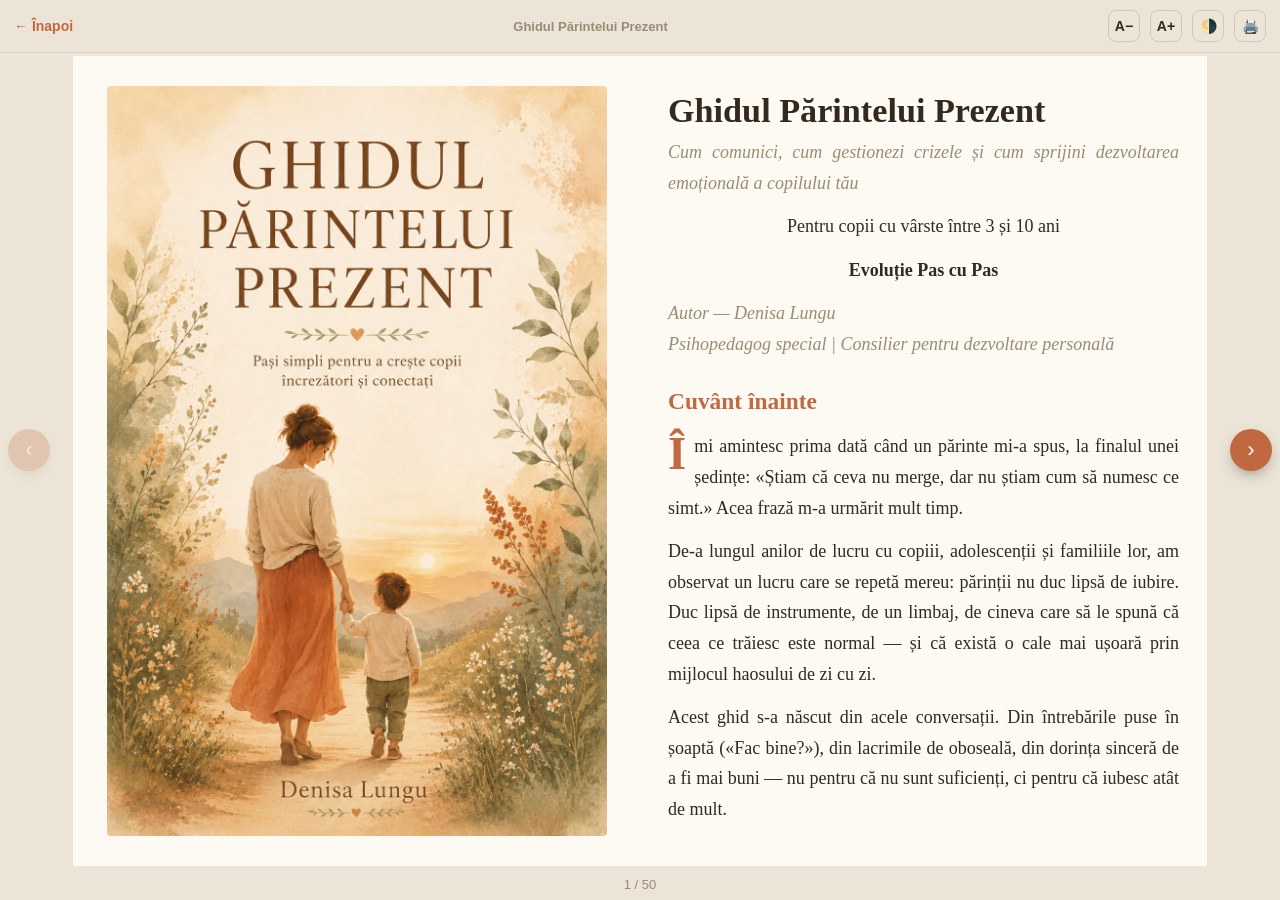
<file: ghid-parinti.html>
<!DOCTYPE html>
<html lang="ro">
<head>
<meta charset="UTF-8">
<meta name="viewport" content="width=device-width, initial-scale=1.0">
<title>Ghidul Părintelui Prezent — Nova Play and Learn</title>
<link rel="icon" href="NovaPlayLearnLogo.jpeg">
<link rel="manifest" href="manifest.json">
<meta name="theme-color" content="#0b1026">
<script defer src="pwa.js"></script>
<style>
  :root {
    --bg: #ece4d6;
    --page: #fdfaf3;
    --text: #33291d;
    --muted: #9c8b73;
    --accent: #c0683f;
    --reader-font: 18px;
  }
  body.sepia { --bg: #d9c7a3; --page: #f4ecd8; --text: #5b4636; --muted: #9c8b73; --accent: #b5723a; }
  body.dark  { --bg: #14110d; --page: #1f1b16; --text: #ddd3c4; --muted: #8a7d6a; --accent: #e0976a; }

  * { box-sizing: border-box; margin: 0; padding: 0; }
  html, body { height: 100%; overflow: hidden; }
  body {
    background: var(--bg);
    color: var(--text);
    font-family: "Segoe UI", Arial, sans-serif;
    display: flex; flex-direction: column;
    transition: background 0.3s, color 0.3s;
    -webkit-user-select: none; user-select: none;
  }

  .bar {
    display: flex; align-items: center; gap: 10px;
    padding: 10px 14px; background: var(--bg);
    border-bottom: 1px solid rgba(0,0,0,0.08); flex-shrink: 0;
  }
  .bar a.back { color: var(--accent); text-decoration: none; font-weight: 700; font-size: 14px; }
  .bar .ttl { flex: 1; text-align: center; font-size: 13px; color: var(--muted); font-weight: 600; }
  .bar button {
    border: 1px solid rgba(0,0,0,0.12); background: transparent; color: var(--text);
    width: 32px; height: 32px; border-radius: 8px; cursor: pointer; font-size: 14px; font-weight: 700;
  }
  .bar button:hover { border-color: var(--accent); }

  #stage { flex: 1; position: relative; display: flex; align-items: center; justify-content: center; overflow: hidden; }
  #book { margin: 0 auto; }

  .page { background: var(--page); }
  .page-inner {
    width: 100%; height: 100%; padding: 30px 28px; overflow: hidden;
    font-family: Georgia, "Times New Roman", serif;
    font-size: var(--reader-font); line-height: 1.7; color: var(--text);
  }
  .page-inner h1 { font-size: 1.9em; line-height: 1.2; margin: 4px 0 6px; }
  .page-inner .author { color: var(--muted); font-style: italic; margin-bottom: 22px; }
  .page-inner h2 { font-size: 1.3em; color: var(--accent); margin: 18px 0 10px; }
  .page-inner p { margin-bottom: 13px; text-align: justify; hyphens: auto; }
  .page-inner h2 + p::first-letter {
    font-size: 2.6em; float: left; line-height: 0.8; padding: 4px 8px 0 0; color: var(--accent); font-weight: bold;
  }
  .page-inner h3 { font-size: 1.12em; color: var(--text); margin: 14px 0 7px; font-weight: bold; }
  .page-inner h3.fisa { color: var(--accent); border-top: 1px solid var(--muted); padding-top: 12px; margin-top: 16px; }
  .page-inner h4 { font-size: 0.98em; margin: 10px 0 3px; font-weight: bold; }
  .page-inner ul, .page-inner ol { margin: 0 0 12px 1.15em; }
  .page-inner li { margin-bottom: 5px; text-align: left; }
  .page-inner table { width: 100%; border-collapse: collapse; margin: 8px 0 14px; font-size: 0.86em; }
  .page-inner th, .page-inner td { border: 1px solid var(--muted); padding: 5px 7px; text-align: left; vertical-align: top; line-height: 1.4; }
  .page-inner th { background: rgba(127,127,127,0.18); font-weight: bold; }
  .page-inner .box { background: rgba(127,127,127,0.12); border-left: 4px solid var(--accent); border-radius: 8px; padding: 9px 12px; margin: 12px 0; font-size: 0.94em; }
  .page-inner .box p { margin-bottom: 5px; }
  .page-inner .box p:last-child { margin-bottom: 0; }
  .page-inner .center { text-align: center; }
  .page-inner .sub { color: var(--muted); font-style: italic; }
  .page-inner .wl { border-bottom: 1px solid var(--muted); height: 1.35em; margin: 3px 0; opacity: 0.5; }
  .page-inner img.cover { display: block; margin: 0 auto; max-width: 100%; max-height: 100%; border-radius: 4px; }

  .nav {
    position: fixed; top: 50%; transform: translateY(-50%);
    width: 42px; height: 42px; border-radius: 50%; border: none;
    background: var(--accent); color: #fff; font-size: 22px; cursor: pointer; z-index: 50;
    box-shadow: 0 6px 16px -6px rgba(0,0,0,0.5);
    display: flex; align-items: center; justify-content: center;
  }
  .nav.prev { left: 8px; } .nav.next { right: 8px; }
  .nav:disabled { opacity: 0.25; cursor: default; }

  .pageno { text-align: center; padding: 8px; font-size: 13px; color: var(--muted); flex-shrink: 0; }

  /* sursa ascunsa cu textul cartii */
  #source { display: none; }

  /* ===== PRINT / SALVEAZA PDF ===== */
  @media print {
    html, body { height: auto; overflow: visible; background: #fff; color: #000; }
    .bar, #stage, .nav, .pageno, #pwa-install { display: none !important; }
    #source {
      display: block !important; padding: 0; max-width: 100%;
      font-family: Georgia, "Times New Roman", serif; color: #000;
      font-size: 12pt; line-height: 1.5;
    }
    #source img.cover { display: block; margin: 0 auto; max-width: 100%; max-height: 95vh; page-break-after: always; }
    #source h1 { font-size: 24pt; text-align: center; margin: 0 0 6px; }
    #source h2 { font-size: 17pt; page-break-before: always; margin: 0 0 10px; color: #000; }
    #source h2:first-of-type { page-break-before: avoid; }
    #source h3 { font-size: 13.5pt; margin: 14px 0 6px; font-weight: bold; }
    #source h3.fisa { border-top: 1px solid #999; padding-top: 10px; }
    #source h4 { font-size: 12pt; margin: 10px 0 3px; font-weight: bold; }
    #source p { margin: 0 0 9px; text-align: justify; }
    #source .sub { font-style: italic; color: #444; }
    #source .center { text-align: center; }
    #source ul, #source ol { margin: 0 0 10px 1.2em; }
    #source li { margin-bottom: 4px; }
    #source .box { border: 1px solid #999; background: #f2f2f2; border-radius: 6px; padding: 8px 11px; margin: 10px 0; page-break-inside: avoid; }
    #source .box p { margin-bottom: 4px; }
    #source table { width: 100%; border-collapse: collapse; margin: 8px 0 12px; font-size: 10.5pt; page-break-inside: avoid; }
    #source th, #source td { border: 1px solid #666; padding: 5px 7px; text-align: left; vertical-align: top; }
    #source th { background: #e6e6e6; font-weight: bold; }
    #source .wl { border-bottom: 1px solid #999; height: 1.4em; margin: 4px 0; }
    @page { margin: 1.6cm; }
  }
</style>
</head>
<body>

<div class="bar">
  <a class="back" href="nova-play.html">← Înapoi</a>
  <span class="ttl">Ghidul Părintelui Prezent</span>
  <button id="font-down" title="Text mai mic">A−</button>
  <button id="font-up" title="Text mai mare">A+</button>
  <button id="theme-btn" title="Schimbă tema">🌗</button>
  <button id="print-btn" title="Printează / Salvează ca PDF">🖨️</button>
</div>

<div id="stage"><div id="book"></div></div>

<button class="nav prev" id="prev" aria-label="Pagina anterioară">‹</button>
<button class="nav next" id="next" aria-label="Pagina următoare">›</button>

<div class="pageno" id="pageno">…</div>

<!-- ===== TEXTUL CARTII ===== -->
<div id="source">
  <img class="cover" src="CopertaGhidPentruParinti.jpg" alt="Coperta — Ghidul Părintelui Prezent">
  <h1>Ghidul Părintelui Prezent</h1>
  <p class="sub">Cum comunici, cum gestionezi crizele și cum sprijini dezvoltarea emoțională a copilului tău</p>
  <p class="center">Pentru copii cu vârste între 3 și 10 ani</p>
  <p class="center"><strong>Evoluție Pas cu Pas</strong></p>
  <p class="author">Autor — Denisa Lungu<br>Psihopedagog special | Consilier pentru dezvoltare personală</p>

  <h2>Cuvânt înainte</h2>
  <p>Îmi amintesc prima dată când un părinte mi-a spus, la finalul unei ședințe: «Știam că ceva nu merge, dar nu știam cum să numesc ce simt.» Acea frază m-a urmărit mult timp.</p>
  <p>De-a lungul anilor de lucru cu copiii, adolescenții și familiile lor, am observat un lucru care se repetă mereu: părinții nu duc lipsă de iubire. Duc lipsă de instrumente, de un limbaj, de cineva care să le spună că ceea ce trăiesc este normal — și că există o cale mai ușoară prin mijlocul haosului de zi cu zi.</p>
  <p>Acest ghid s-a născut din acele conversații. Din întrebările puse în șoaptă («Fac bine?»), din lacrimile de oboseală, din dorința sinceră de a fi mai buni — nu pentru că nu sunt suficienți, ci pentru că iubesc atât de mult.</p>
  <p>Nu am scris acest ghid ca să îți ofer rețete perfecte. L-am scris ca să îți ofer un punct de sprijin. Un loc în care să găsești răspunsuri clare, fără judecată, fără teorie complicată — doar lucruri pe care le poți aplica chiar de azi, chiar în casa ta.</p>
  <p><strong>Ești deja un părinte bun. Dovada e că ții această carte în mână.</strong></p>
  <p class="sub">Cu drag, Denisa Lungu — Psihopedagog special | Consilier pentru dezvoltare personală | Evoluție Pas cu Pas</p>

  <h2>Câteva cuvinte înainte de a începe</h2>
  <p>Parentingul nu vine cu manual de instrucțiuni. Dar vine cu ceva mai valoros: dorința de a face mai bine, zi de zi.</p>
  <p>Acest ghid nu îți spune cum să fii părintele perfect — pentru că acel părinte nu există. Îți oferă în schimb instrumente clare și aplicabile imediat, bazate pe ceea ce știm despre cum funcționează mintea și emoțiile unui copil.</p>
  <p>Vei găsi în aceste pagini răspunsuri la trei întrebări esențiale:</p>
  <ul>
    <li>Cum vorbesc cu copilul meu ca să fiu cu adevărat înțeles?</li>
    <li>Ce fac când copilul meu face crize sau se comportă dificil?</li>
    <li>Cum îl ajut să crească emoțional sănătos?</li>
  </ul>
  <div class="box"><p><strong>💡 Notă importantă</strong></p><p>Informațiile din acest ghid au caracter educativ și sunt oferite din perspectiva psihopedagogiei speciale și a consilierii pentru dezvoltare personală. Fiecare copil este unic. Dacă ai îngrijorări legate de dezvoltarea copilului tău, consultarea unui specialist este întotdeauna binevenită.</p></div>

  <h2>Capitolul 1: Cum comunici eficient cu copilul tău</h2>
  <p>Comunicarea cu un copil mic nu înseamnă doar a vorbi cu el. Înseamnă a vorbi în felul în care el poate să asculte, să înțeleagă și să răspundă.</p>
  <h3>1.1 De ce nu «funcționează» comunicarea uneori?</h3>
  <p>Înainte de 7–8 ani, creierul copilului este în plin proces de dezvoltare. Zona responsabilă cu logica, controlul impulsurilor și înțelegerea consecințelor — cortexul prefrontal — nu este încă matură. Asta înseamnă că:</p>
  <ul>
    <li>Copilul nu «se face» că nu înțelege — chiar nu poate procesa mesaje lungi și complexe</li>
    <li>Emoțiile îi copleșesc gândirea înainte de a putea «asculta la minte»</li>
    <li>Repetiția și consecvența sunt esențiale, nu opționale</li>
  </ul>
  <h3>1.2 Principiile unei comunicări eficiente</h3>
  <h4>Coboară la nivelul lui fizic</h4>
  <p>Îngenunchează, stai pe jos sau aplecă-te. Contactul vizual la același nivel transmite: «Ești important. Te ascult.» Copiii simt diferența între un adult care vorbește de sus și unul care vine la ei.</p>
  <h4>Folosește propoziții scurte și clare</h4>
  <p>În loc de: «Am mai vorbit de o sută de ori despre asta și nu înțeleg de ce tot nu reușești să...» încearcă: «Acum strângem jucăriile. Te ajut eu.»</p>
  <table>
    <tr><th>❌ Evită</th><th>✅ Înlocuiește cu</th></tr>
    <tr><td>«De câte ori ți-am spus?»</td><td>«Regula noastră este... Hai să o facem împreună.»</td></tr>
    <tr><td>«Nu mai plânge, nu e nimic!»</td><td>«Văd că ești supărat. Sunt aici cu tine.»</td></tr>
    <tr><td>«Dacă nu... atunci nu...»</td><td>«Poți alege: faci X acum sau Y mai târziu.»</td></tr>
    <tr><td>«Ești rău / obraznic!»</td><td>«Comportamentul acesta nu este în regulă. Hai să găsim o altă soluție.»</td></tr>
  </table>
  <h4>Validează înainte de a corecta</h4>
  <p>Validarea nu înseamnă că ești de acord cu comportamentul — înseamnă că recunoști emoția din spatele lui. Un copil care se simte înțeles este mult mai receptiv la mesajele ulterioare.</p>
  <div class="box"><p><strong>💬 Formula practică</strong></p><p>«Înțeleg că ești [emoție] pentru că [motiv]. Și totuși, [limita/regula].»</p><p>Exemplu: «Înțeleg că ești furios că trebuie să oprim jocul. Și totuși, este ora mesei și mâncăm împreună.»</p></div>
  <h4>Pune întrebări deschise</h4>
  <p>Întrebările deschise invită la conversație, cele închise o blochează.</p>
  <table>
    <tr><th>Întrebare închisă</th><th>Întrebare deschisă</th></tr>
    <tr><td>«Ai avut o zi bună?»</td><td>«Care a fost cel mai tare lucru azi la grădiniță/școală?»</td></tr>
    <tr><td>«Ți-a plăcut?»</td><td>«Cum te-ai simțit când ai făcut...?»</td></tr>
    <tr><td>«Te-ai certat cu Andrei?»</td><td>«Ce s-a întâmplat cu Andrei azi?»</td></tr>
  </table>
  <h3>1.3 Ascultarea activă — cel mai puternic instrument</h3>
  <p>Ascultarea activă înseamnă a fi prezent cu tot corpul și mintea, nu doar a auzi sunete. Iată cum arată în practică:</p>
  <ul>
    <li>Lasă telefonul jos când copilul îți vorbește — măcar 5 minute</li>
    <li>Repetă cu cuvintele tale ce ai înțeles: «Deci tu spui că...»</li>
    <li>Nu sări să rezolvi imediat — uneori copilul vrea doar să fie ascultat</li>
    <li>Observă limbajul corpului: tonul vocii, expresia feței, postura</li>
  </ul>
  <h3>1.4 Cum spui «nu» fără conflict</h3>
  <p>«Nu» este un cuvânt necesar. Problema nu este că îl folosim, ci cum îl folosim.</p>
  <ul>
    <li>Oferă o explicație scurtă: «Nu acum, pentru că suntem pe drum.»</li>
    <li>Oferă o alternativă: «Nu ciocolată acum. Poți lua un măr sau un iaurt.»</li>
    <li>Fii ferm și calm în același timp — tonul contează mai mult decât cuvintele</li>
    <li>Nu negocia la nesfârșit — o limită clară este mai respectată decât una negociată la epuizare</li>
  </ul>
  <h3 class="fisa">✏️ Fișă de reflecție — Comunicare eficientă</h3>
  <p>1. Care este situația în care îmi vine cel mai greu să rămân calm/ă când vorbesc cu copilul meu?</p>
  <div class="wl"></div><div class="wl"></div><div class="wl"></div>
  <p>2. Ce frază aș vrea să înlocuiesc cu ceva mai blând în comunicarea de zi cu zi?</p>
  <div class="wl"></div><div class="wl"></div><div class="wl"></div>
  <p>3. Când m-am simțit cu adevărat ascultat/ă de copilul meu? Ce am făcut diferit atunci?</p>
  <div class="wl"></div><div class="wl"></div><div class="wl"></div>

  <h2>Capitolul 2: Cum gestionezi crizele și comportamentele dificile</h2>
  <p>O criză de furie nu este un atac personal la adresa ta ca părinte. Este semnalul că ceva depășește capacitatea copilului de a face față în acel moment.</p>
  <h3>2.1 Ce se întâmplă în creierul copilului în timpul unei crize?</h3>
  <p>Când un copil face o criză, amigdala — centrul emoțional al creierului — preia controlul. Cortexul prefrontal (rațiunea) este practic «deconectat». Asta explică de ce:</p>
  <ul>
    <li>Argumentele logice nu funcționează în timpul crizei — el nu poate «auzi» logica</li>
    <li>Pedepsele imediate escaladează situația în loc să o calmeze</li>
    <li>Copilul nu «o face intenționat» — este copleșit, nu manipulativ</li>
  </ul>
  <div class="box"><p><strong>🧠 De reținut</strong></p><p>Un copil în criză nu poate fi «convins» cu argumente. Mai întâi trebuie calmat sistemul nervos, abia apoi poate asculta.</p></div>
  <h3>2.2 Planul în 5 pași pentru gestionarea crizelor</h3>
  <h4>Pasul 1: Rămâi calm tu însuți</h4>
  <p>Copilul tău se reglează emoțional în funcție de tine. Dacă tu escaladezi, el escaladează. Respiră adânc de 3 ori înainte de a reacționa. Nu trebuie să spui nimic în primele 30 de secunde.</p>
  <h4>Pasul 2: Asigură siguranța fizică</h4>
  <p>Dacă se lovește sau lovește pe alții, mută-l blând într-un spațiu sigur. Nu forța, nu trage. Spune calm: «Ești în siguranță. Sunt cu tine.»</p>
  <h4>Pasul 3: Validează emoția (nu comportamentul)</h4>
  <p>«Văd că ești foarte, foarte supărat.» Nu «ai dreptate să fii supărat pentru că nu ți-am dat ciocolată» — validezi emoția, nu cererea.</p>
  <h4>Pasul 4: Stai lângă el, tăcut</h4>
  <p>Prezența ta calmă e suficientă. Nu e nevoie să vorbești. Nu pleca — abandonul fizic în momente de criză creează insecuritate.</p>
  <h4>Pasul 5: Discutați DUPĂ ce s-a calmat</h4>
  <p>Abia după ce criza a trecut și copilul este calm, puteți vorbi despre ce s-a întâmplat, ce a simțit și ce ar putea face diferit data viitoare.</p>
  <h3>2.3 Comportamente dificile frecvente și ce faci</h3>
  <table>
    <tr><th>Comportament</th><th>Ce poți face</th></tr>
    <tr><td>Mințit</td><td>Nu îl prinde în capcană. Creează un mediu în care adevărul nu este pedepsit aspru. Laudă curajul de a spune adevărul.</td></tr>
    <tr><td>Lovit / mușcat</td><td>Oprește imediat, calm: «Nu lovim. Lovitul doare.» Oferă o alternativă: «Dacă ești furios, bați cu palma în podea.»</td></tr>
    <tr><td>Refuz constant</td><td>Verifică dacă este oboseală, foame sau suprastimulare. Oferă două opțiuni, nu ordine directe: «Faci asta acum sau în 5 minute?»</td></tr>
    <tr><td>Gelozie pe frate/soră</td><td>E normală! Asigură timp de calitate 1 la 1 cu fiecare copil. Numește sentimentul: «E greu când pare că cineva primește mai multă atenție.»</td></tr>
    <tr><td>Nu ascultă la prima solicitare</td><td>Coboară la nivelul lui, contact vizual, ton calm. Nu striga din altă cameră.</td></tr>
  </table>
  <h3>2.4 Ce NU funcționează (și de ce)</h3>
  <ul>
    <li>Amenințările goale («Dacă mai faci asta, nu mai mergem nicăieri!» și apoi mergeți) — distrug credibilitatea</li>
    <li>Rușinarea («Ce rușine! Toată lumea se uită la tine!») — atacă stima de sine, nu comportamentul</li>
    <li>Pedepsele fizice — creează frică, nu înțelegere; copilul învață să se ferească, nu să nu mai facă</li>
    <li>Cedatul constant la crize — copilul învață că plânsul este instrumentul pentru a obține ce vrea</li>
  </ul>
  <h3 class="fisa">✏️ Fișă de reflecție — Crize și comportamente dificile</h3>
  <p>1. Care este comportamentul copilului meu care mă scoate cel mai mult din fire? De ce cred că este așa?</p>
  <div class="wl"></div><div class="wl"></div><div class="wl"></div>
  <p>2. Cum reacționez de obicei în timpul unei crize? Ce aș vrea să fac diferit?</p>
  <div class="wl"></div><div class="wl"></div><div class="wl"></div>
  <p>3. Ce funcționează deja în casa noastră pentru a calma situațiile tensionate?</p>
  <div class="wl"></div><div class="wl"></div><div class="wl"></div>

  <h2>Capitolul 3: Cum sprijini dezvoltarea emoțională a copilului</h2>
  <p>Un copil care știe să își recunoască emoțiile, să și le exprime și să le gestioneze va fi un adult mai echilibrat, mai empatic și mai rezistent la dificultăți.</p>
  <h3>3.1 Ce este inteligența emoțională și de ce contează?</h3>
  <p>Inteligența emoțională (IE) include:</p>
  <ul>
    <li>Recunoașterea propriilor emoții</li>
    <li>Înțelegerea că și ceilalți au emoții (empatie)</li>
    <li>Gestionarea emoțiilor dificile fără a-i răni pe ceilalți</li>
    <li>Folosirea emoțiilor ca informații, nu ca obstacole</li>
  </ul>
  <div class="box"><p><strong>Știai că?</strong></p><p>Studiile arată că inteligența emoțională este un predictor mai bun al succesului în viață decât IQ-ul. Vestea bună: spre deosebire de IQ, inteligența emoțională se poate dezvolta la orice vârstă — și se formează în primul rând acasă.</p></div>
  <h3>3.2 Etapele dezvoltării emoționale (3–10 ani)</h3>
  <table>
    <tr><th>Vârstă</th><th>Ce este normal să observe părintele</th></tr>
    <tr><td>3–4 ani</td><td>Emoții intense și trecătoare; greu de gestionat frustrarea; egocentrism normal; începe să înțeleagă că și alții au sentimente.</td></tr>
    <tr><td>4–5 ani</td><td>Poate numi mai multe emoții; jocul simbolic reflectă stări emoționale; apar primele semne de empatie activă.</td></tr>
    <tr><td>5–6 ani</td><td>Începe să înțeleagă că poți simți două emoții în același timp; vrea să fie «corect»; sensibil la critică.</td></tr>
    <tr><td>7–10 ani</td><td>Emoții mai complexe (rușine, mândrie, vinovăție); poate reflecta retrospectiv; influența grupului de prieteni crește.</td></tr>
  </table>
  <h3>3.3 Ce poți face zilnic pentru inteligența emoțională</h3>
  <h4>Numește emoțiile — ale lui și ale tale</h4>
  <p>«Văd că ești fericit că vine bunica. Și eu mă bucur!» Cu cât copilul aude mai des emoțiile numite în context real, cu atât mai ușor le va recunoaște la el.</p>
  <h4>Fii un model de autoreglare</h4>
  <p>Copiii nu fac ce li se spune — fac ce văd. Dacă îți exprimi frustrarea țipând, ei vor face la fel. Arată-i cum arată reglarea emoțională:</p>
  <ul>
    <li>«Sunt puțin frustrat/ă acum. O să respir și revin.»</li>
    <li>«Am greșit. Îmi pare rău. Haide să reparăm împreună.»</li>
  </ul>
  <h4>Creează ritualuri de conectare</h4>
  <p>Ritualurile oferă predictibilitate și siguranță — baza dezvoltării emoționale sănătoase.</p>
  <div class="box"><p><strong>🌿 Exemple de ritualuri simple</strong></p><p>• 10 minute de joc liber cu copilul înainte de culcare — fără telefon, fără agenda ta<br>• «Ce a fost bun azi?» — o întrebare scurtă la cină sau în mașină<br>• Un cod al familiei pentru «am nevoie de ajutor»: un semn, o culoare, un cuvânt<br>• Îmbrățișarea de dimineață înainte de a pleca la grădiniță/școală</p></div>
  <h3>3.4 Cum vorbești cu copilul despre emoții dificile</h3>
  <h4>Frica</h4>
  <p>Nu minimiza («Nu este nimic de speriat!») și nu dramatiza. Validează și explorează: «Înțeleg că ți-e frică de întuneric. Ce ar ajuta? Vrei o luminiță sau să stau eu cu tine un pic?»</p>
  <h4>Tristețea</h4>
  <p>Lasă-l să plângă — lacrimile sunt sănătoase. Nu «repara» tristețea imediat. Stai lângă el: «E în regulă să fii trist. Sunt lângă tine.»</p>
  <h4>Furia</h4>
  <p>Furia nu este rea — ce facem cu ea poate fi. Ajută-l să găsească evacuări sănătoase:</p>
  <ul>
    <li>Bate o pernă</li>
    <li>Aleargă în jurul mesei</li>
    <li>Rupe o foaie de hârtie</li>
    <li>Strigă într-o pernă</li>
  </ul>
  <h3>3.5 Stima de sine — fundamentul sănătății emoționale</h3>
  <p>Stima de sine sănătoasă nu se construiește prin laude la nesfârșit — se construiește prin experiențe de reușită și prin relații sigure.</p>
  <table>
    <tr><th>Laudă eficientă</th><th>Laudă ineficientă</th></tr>
    <tr><td>«Ai depus mult efort la desen — se vede!»</td><td>«Ești cel mai talentat!»</td></tr>
    <tr><td>«Ai rezolvat singur! Sunt mândru/ă de tine!»</td><td>«Bravo, ești super deștept!»</td></tr>
    <tr><td>«Îmi place cum ai găsit o soluție diferită.»</td><td>«Tot ce faci e perfect!»</td></tr>
  </table>
  <p>Laudele care vizează efortul, procesul și alegerile — nu trăsăturile fixe («ești deștept») — construiesc reziliență și motivație internă.</p>
  <h3 class="fisa">✏️ Fișă de reflecție — Dezvoltare emoțională</h3>
  <p>1. Ce emoție îi este cel mai greu copilului meu să o gestioneze?</p>
  <div class="wl"></div><div class="wl"></div><div class="wl"></div>
  <p>2. Cum îmi exprim eu emoțiile în fața copilului? Ce model îi ofer?</p>
  <div class="wl"></div><div class="wl"></div><div class="wl"></div>
  <p>3. Ce ritual de conectare emoțională aș vrea să introduc în rutina noastră?</p>
  <div class="wl"></div><div class="wl"></div><div class="wl"></div>

  <h2>Capitolul 4: Diferențele de temperament</h2>
  <p>Nu toți copiii sunt la fel — și nici nu ar trebui să fie. Temperamentul este modul înnăscut în care copilul tău percepe și reacționează la lume. Nu este ceva ce ai făcut tu bine sau greșit ca părinte. Este pur și simplu cine este el.</p>
  <h3>4.1 Ce este temperamentul?</h3>
  <p>Temperamentul descrie trăsăturile stabile ale personalității cu care copilul se naște: cât de intens reacționează, cât de ușor se adaptează la schimbări, cât de multă stimulare tolerează, cât de persistent este.</p>
  <h3>4.2 Copilul sensibil</h3>
  <div class="box"><p><strong>🌸 Îl recunoști după:</strong></p><p>• Reacționează intens la zgomote, lumini puternice, texturi, gusturi noi<br>• Se supără profund la critici sau conflicte — chiar și minore<br>• Are nevoie de mult timp pentru a se adapta la situații noi<br>• Este empatic și observă emoțiile celorlalți cu ușurință<br>• Poate fi copleșit de activități sociale prelungite și are nevoie de timp singur<br>• Pune întrebări multe și profunde — simte lumea intens</p></div>
  <h4>Cum îl sprijini pe copilul sensibil</h4>
  <ul>
    <li>Anticipează tranzițiile: anunță-l din timp ce urmează, nu îl lua prin surprindere</li>
    <li>Creează un «spațiu de reîncărcare» acasă — un colț liniștit unde se poate retrage</li>
    <li>Validează intensitatea: «Știu că pentru tine a fost foarte mult. E în regulă.»</li>
    <li>Nu îl forța în situații sociale înainte să fie pregătit — lasă-l să observe mai întâi</li>
    <li>Sensibilitatea lui este un dar, nu o problemă de rezolvat — spune-i asta explicit</li>
    <li>Redu stimularea înainte de culcare: ecrane, zgomot, activitate intensă</li>
  </ul>
  <h3>4.3 Copilul energic</h3>
  <div class="box"><p><strong>⚡ Îl recunoști după:</strong></p><p>• Are energie fizică aproape inepuizabilă — mereu în mișcare<br>• Se plictisește rapid și are nevoie de stimulare constantă<br>• Reacționează impulsiv — acționează înainte să gândească<br>• Testează limitele în mod persistent — nu din răutate, ci din curiozitate<br>• Este carismatic, spontan și plin de entuziasm<br>• Are dificultăți cu tranzițiile și cu așteptatul</p></div>
  <h4>Cum îl sprijini pe copilul energic</h4>
  <ul>
    <li>Oferă-i mișcare înainte de activități care cer concentrare: 10 minute de alergat înainte de teme</li>
    <li>Structurează ziua cu activități variate și scurte — de 20–30 de minute</li>
    <li>Transformă regulile în joc: «Cine strânge jucăriile mai repede?»</li>
    <li>Dă-i roluri de responsabilitate: copiii energici înfloresc când au o misiune clară</li>
    <li>Nu interpreta impulsivitatea ca rea-voință — creierul lui procesează diferit, nu defectuos</li>
    <li>Consecvența limitelor este esențială — fiecare excepție va fi testată de 10 ori</li>
  </ul>
  <h3>4.4 Potrivirea dintre temperamentul copilului și al părintelui</h3>
  <table>
    <tr><th>Combinație</th><th>Ce ajută</th></tr>
    <tr><td>Părinte calm + copil energic</td><td>Înțelege că energia nu este un atac la adresa ta. Găsește bucurie în vitalitatea lui.</td></tr>
    <tr><td>Părinte energic + copil sensibil</td><td>Coboară ritmul când ești cu el. Vocea ta puternică îl poate copleși fără să vrei.</td></tr>
    <tr><td>Amândoi sensibili</td><td>Riscul este să vă amplificați reciproc anxietatea. Cultivați activ calmul.</td></tr>
    <tr><td>Amândoi energici</td><td>Riscul este escaladarea rapidă. Stabiliți reguli clare înainte de conflict.</td></tr>
  </table>
  <h3>4.5 Ce nu este temperamentul</h3>
  <ul>
    <li>Nu este o scuză pentru orice comportament: «Este energic, nu poate să stea» — poate sta, dar are nevoie de mai mult sprijin</li>
    <li>Nu este fix pentru totdeauna: temperamentul se modelează prin experiențe, relații și mediu</li>
    <li>Nu definește viitorul copilului: copiii sensibili devin adulți empatici și creativi; copiii energici devin lideri și inovatori</li>
    <li>Nu este vina nimănui: nici a ta, nici a copilului</li>
  </ul>
  <div class="box"><p><strong>💡 De reținut</strong></p><p>Scopul nu este să schimbi temperamentul copilului — ci să construiești un mediu în care temperamentul lui să devină o forță, nu un obstacol.</p></div>
  <h3 class="fisa">✏️ Fișă de reflecție — Diferențe de temperament</h3>
  <p>1. Cum aș descrie temperamentul copilului meu în 3 cuvinte?</p>
  <div class="wl"></div><div class="wl"></div><div class="wl"></div>
  <p>2. Există momente în care temperamentul nostru intră în conflict? Cum arată acelea?</p>
  <div class="wl"></div><div class="wl"></div><div class="wl"></div>
  <p>3. Ce calitate a temperamentului copilului meu apreciez cel mai mult?</p>
  <div class="wl"></div><div class="wl"></div><div class="wl"></div>

  <h2>Capitolul 5: Rutine și limite sănătoase</h2>
  <p>Copiii nu au nevoie de libertate totală — au nevoie de predictibilitate. Rutinele și limitele clare nu îl îngrădesc pe copil, îl eliberează.</p>
  <h3>5.1 De ce sunt rutinele atât de importante?</h3>
  <p>Creierul copilului consumă resurse enorme pentru a procesa lumea din jur. O rutină reduce incertitudinea și îi eliberează energie pentru explorare, joc și învățare.</p>
  <p>Rutinele nu înseamnă rigiditate — înseamnă că copilul știe la ce să se aștepte. Un copil care știe că după baie urmează povestea și apoi somnul nu va mai lupta cu somnul — lupta devine inutilă.</p>
  <h3>5.2 Cum construiești o rutină care funcționează</h3>
  <ul>
    <li>Alege 2–3 momente-ancoră ale zilei: dimineața, după grădiniță/școală, seara</li>
    <li>Stabilește pașii în ordine fixă — și respectă-i tu primul</li>
    <li>Implică copilul în crearea rutinei: «Cum vrei să aranjăm dimineața?»</li>
    <li>Vizualizează rutina: un poster cu imagini sau desene în camera lui</li>
    <li>Dă-i avertizare înainte de tranziție: «Mai avem 5 minute, apoi ne pregătim de baie.»</li>
  </ul>
  <h3>5.3 Rutina de seară — cea mai importantă</h3>
  <p>Calitatea somnului influențează direct comportamentul, atenția și starea emoțională a copilului a doua zi.</p>
  <table>
    <tr><th>Pas</th><th>Detaliu practic</th></tr>
    <tr><td>Cu 60 min înainte</td><td>Ecranele se opresc. Lumina se reduce. Activitățile devin calme.</td></tr>
    <tr><td>Baie / spălat pe dinți</td><td>Ritual fix — în aceeași ordine în fiecare seară.</td></tr>
    <tr><td>Poveste sau conversație</td><td>10–15 minute de timp de calitate 1 la 1.</td></tr>
    <tr><td>Ritual de noapte bună</td><td>Un cuvânt, o îmbrățișare, același lucru în fiecare seară.</td></tr>
    <tr><td>Lumină stinsă / luminiță</td><td>La aceeași oră — creierul copilului iubește ora fixă de somn.</td></tr>
  </table>
  <h3>5.4 Limite sănătoase — ce înseamnă și cum le setezi</h3>
  <p>O limită sănătoasă nu este o pedeapsă — este un cadru de siguranță. Copilul testează limitele nu pentru că este «rău», ci pentru că vrea să știe unde este marginea — și că tu ești acolo să o ții.</p>
  <h4>Caracteristicile unei limite eficiente</h4>
  <ul>
    <li>Este clară: copilul știe exact ce este permis și ce nu</li>
    <li>Este consecventă: aceeași regulă, indiferent de zi sau dispoziție</li>
    <li>Este explicată simplu: «Nu sărim pe canapea pentru că ne putem lovi.»</li>
    <li>Are o consecință logică, nu arbitrară: dacă aruncă cu mâncarea, masa se termină</li>
    <li>Este ținută de ambii părinți — inconsecvența între părinți anulează orice limită</li>
  </ul>
  <h4>Cum răspunzi când limita este testată</h4>
  <ol>
    <li>Reamintește limita calm și ferm: «Știi că regula este să nu lovim.»</li>
    <li>Aplică consecința anunțată — fără furie, fără negociere.</li>
    <li>Nu explica la nesfârșit — o explicație scurtă este suficientă.</li>
    <li>Nu ceda sub presiunea plânsului — cedatul învață că plânsul funcționează.</li>
    <li>Reafirmă legătura după: «Te iubesc. Și regula rămâne.»</li>
  </ol>
  <h3 class="fisa">✏️ Fișă de reflecție — Rutine și limite</h3>
  <p>1. Care este momentul zilei cel mai haotic în casa noastră? Ce ar putea ajuta?</p>
  <div class="wl"></div><div class="wl"></div><div class="wl"></div>
  <p>2. Există o limită pe care o tot cedez și aș vrea să o țin mai ferm?</p>
  <div class="wl"></div><div class="wl"></div><div class="wl"></div>
  <p>3. Cum reacționează copilul meu la rutina existentă? Ce funcționează deja?</p>
  <div class="wl"></div><div class="wl"></div><div class="wl"></div>

  <h2>Capitolul 6: Relația cu ecranele</h2>
  <p>Ecranele nu sunt inamicul — modul în care le folosim poate fi. Scopul nu este să eliminăm tehnologia din viața copilului, ci să o integrăm sănătos.</p>
  <h3>6.1 Ce spun recomandările actuale</h3>
  <table>
    <tr><th>Vârstă</th><th>Recomandare generală</th></tr>
    <tr><td>Sub 2 ani</td><td>Fără ecrane, cu excepția apelurilor video cu persoane dragi.</td></tr>
    <tr><td>2–3 ani</td><td>Maximum 1 oră/zi, conținut de calitate, cu un adult prezent.</td></tr>
    <tr><td>3–6 ani</td><td>Maximum 1 oră/zi; conținut ales cu grijă; nu înainte de somn.</td></tr>
    <tr><td>6–10 ani</td><td>Maximum 2 ore/zi; reguli clare despre tip de conținut și context.</td></tr>
  </table>
  <p>Acestea sunt recomandări orientative, nu reguli rigide. Contează mai mult calitatea și contextul decât minutele exacte.</p>
  <h3>6.2 Nu toate ecranele sunt la fel</h3>
  <ul>
    <li>Conținut pasiv (YouTube aleatoriu, reclame): cel mai puțin recomandat — stimulare rapidă, fără implicare</li>
    <li>Conținut educativ (documentare, aplicații interactive): acceptabil, mai ales cu adult prezent</li>
    <li>Jocuri interactive cu logică sau creativitate: mai valoroase decât simple animații</li>
    <li>Apeluri video cu bunici sau prieteni: au valoare socială reală</li>
  </ul>
  <h3>6.3 Semnale că ecranul a devenit o problemă</h3>
  <ul>
    <li>Copilul face crize intense când ecranul se oprește</li>
    <li>Nu mai e interesat de jocul liber sau de alte activități</li>
    <li>Somnul este perturbat</li>
    <li>Iritabilitate crescută după utilizare</li>
    <li>Folosește ecranul ca «recompensă» sau «consolare» în orice situație dificilă</li>
  </ul>
  <p>Dacă recunoști aceste semne, nu este momentul pentru pedepse — este momentul pentru resetare treptată: reduceți timpul cu 15 minute pe zi, înlocuind cu activități atractive offline.</p>
  <h3>6.4 Cum stabilești un plan sănătos cu ecranele</h3>
  <ul>
    <li>Stabilește ore fixe de ecran — nu ca recompensă, ci ca parte din program</li>
    <li>Nu folosi ecranul ca să liniștești copilul în crize — întărește asocierea greșită</li>
    <li>Urmărește împreună și discutați ce vede: «Ce crezi că va face personajul?»</li>
    <li>Creează zone fără ecran: masa, dormitorul, prima oră după trezire</li>
    <li>Fii tu însuți modelul — copilul observă cât timp petreci tu cu telefonul</li>
  </ul>
  <h3>6.5 Ce faci când copilul refuză să oprească ecranul</h3>
  <p>Refuzul la oprire este normal — ecranele stimulează dopamina și tranziția este grea. Câteva strategii:</p>
  <ul>
    <li>Anunță cu 5 minute înainte: «Mai ai 5 minute, apoi oprim.»</li>
    <li>Lasă-l să oprească el: «Ești gata să apeși tu butonul?»</li>
    <li>Nu smulge dispozitivul — escaladează. Stai calm și ține limita.</li>
    <li>Tranziționează spre o activitate atractivă: «Oprim și facem puzzle-ul ăla.»</li>
  </ul>
  <h3>6.6 Tu și telefonul tău — oglinda pe care copilul o vede</h3>
  <p>Acesta este probabil cel mai incomod subcapitol din ghid — și tocmai de aceea este cel mai important.</p>
  <p>Copiii nu fac ce li se spune. Fac ce văd. Dacă telefonul tău este primul lucru pe care îl iei dimineața și ultimul pe care îl pui jos seara, copilul tău înregistrează acest lucru — zi de zi, an de an.</p>
  <div class="box"><p><strong>🪞 Întreabă-te sincer:</strong></p><p>• Câte ore pe zi petrec eu în fața unui ecran?<br>• Când copilul meu îmi vorbește, mă uit la el sau la telefon?<br>• Am verificat telefonul în timp ce îi citeam o poveste?<br>• Copilul meu a cerut atenția mea și i-am spus «un minut» — care a durat mult mai mult?</p></div>
  <p>Nu este vorba de vinovăție. Este vorba de conștientizare. Telefoanele sunt proiectate de echipe întregi de experți ca să fie cât mai greu de lăsat jos — nu este o luptă pe care o câștigăm cu voință. O câștigăm cu intenție.</p>
  <h4>Ce poți face concret</h4>
  <ul>
    <li>Stabilește și pentru tine ore fără telefon — aceleași pe care le ceri copilului</li>
    <li>Când ești cu copilul, telefonul stă cu fața în jos sau în altă cameră — nu pe masă</li>
    <li>Anunță-l când trebuie să răspunzi urgent: «Am nevoie de 2 minute, apoi sunt doar al tău.»</li>
    <li>Creează un ritual de «deconectare» seara — încarcă telefonul în altă cameră</li>
    <li>Dacă verifici compulsiv telefonul, șterge notificările sau pune-l pe silențios în orele de familie</li>
  </ul>
  <p>Nu trebuie să fii perfect/ă. Trebuie să fii conștient/ă. Un părinte care spune «Am observat că stau prea mult pe telefon și vreau să schimb asta» îi oferă copilului un model de autoreflecție — mai valoros decât orice regulă.</p>
  <h3 class="fisa">✏️ Fișă de reflecție — Relația cu ecranele</h3>
  <p>1. Câte ore pe zi estimez că petrece copilul meu în fața unui ecran?</p>
  <div class="wl"></div><div class="wl"></div>
  <p>2. Cum reacționează copilul meu când ecranul se oprește? Ce spune asta?</p>
  <div class="wl"></div><div class="wl"></div>
  <p>3. Ce activitate offline i-ar plăcea copilului meu la fel de mult ca ecranul?</p>
  <div class="wl"></div><div class="wl"></div>
  <p>4. Câte ore petrec eu pe telefon în prezența copilului meu? Ce vreau să schimb?</p>
  <div class="wl"></div><div class="wl"></div>

  <h2>Capitolul 7: Tranziții dificile</h2>
  <p>Schimbările sunt dificile pentru toată lumea — dar pentru un copil mic, o tranziție se poate simți ca o bulversare a întregii sale lumi. Rolul tău nu este să elimini schimbarea, ci să îl ajuți să o traverseze.</p>
  <h3>7.1 De ce sunt tranzițiile atât de grele pentru copii?</h3>
  <p>Copiii au un simț al timpului diferit de al adulților și o capacitate mai redusă de a anticipa și gestiona incertitudinea. Orice schimbare — chiar și una pozitivă — poate declanșa anxietate, regresie sau comportamente dificile.</p>
  <div class="box"><p><strong>💛 De reținut</strong></p><p>Regresia este normală în perioade de tranziție: un copil de 5 ani poate reîncepe să sugă degetul sau să aibă accidente. Acesta este un semnal de stres, nu de «răsfăț». Răspundeți cu blândețe, nu cu sancțiuni.</p></div>
  <h3>7.2 Adaptarea la grădiniță sau școală nouă</h3>
  <ul>
    <li>Vizitați împreună spațiul înainte de prima zi — familiarizarea reduce frica de necunoscut</li>
    <li>Vorbiți pozitiv și calm despre grădiniță/școală — anxietatea ta se transmite</li>
    <li>Creați un ritual de adio scurt și previzibil — o îmbrățișare, un cuvânt, și pleci ferm</li>
    <li>Nu prelungi despărțirea — cu cât stai mai mult ezitând, cu atât crește anxietatea</li>
    <li>Întreabă seara întrebări specifice: «Cu cine ai stat la masă?» nu «Cum a fost?»</li>
  </ul>
  <h3>7.3 Apariția unui frate sau a unei surori</h3>
  <p>Pentru un copil care a fost singurul, venirea unui bebeluș este una dintre cele mai mari provocări emoționale. Gelozia, regresia și comportamentele de atragere a atenției sunt reacții complet normale.</p>
  <table>
    <tr><th>Ce evitați</th><th>Ce funcționează</th></tr>
    <tr><td>«Acum ești cel mare, trebuie să fii cuminte.»</td><td>«Ești important/ă pentru mine exact la fel ca înainte.»</td></tr>
    <tr><td>Să ignorați gelozia sau să o pedepsiți.</td><td>Numiți-o: «Este greu să împarți atenția. Înțeleg.»</td></tr>
    <tr><td>Să lăsați copilul mare complet deoparte.</td><td>Implicați-l: «Tu ești expert/ă în îngrijirea bebelușului!»</td></tr>
    <tr><td>Să comparați comportamentele.</td><td>Timp dedicat 1 la 1, fie și 15 minute pe zi.</td></tr>
  </table>
  <h3>7.4 Separarea sau divorțul părinților</h3>
  <ul>
    <li>Spuneți-i copilului împreună, simplu și clar: «Mama și tata nu mai trăiesc împreună. Asta nu se schimbă niciodată: te iubim amândoi.»</li>
    <li>Nu puneți copilul în mijloc — el nu este mesagerul, mediatorul sau aliatul nimănui</li>
    <li>Vorbiți respectuos despre celălalt părinte în fața copilului — negativitatea îl rănește pe el</li>
    <li>Mențineți rutinele cât mai stabile posibil — predictibilitatea protejează</li>
    <li>Fiți atenți la semnale: izolare, coșmaruri, refuz de mâncare, regresie marcată — apelați la un specialist dacă persistă</li>
  </ul>
  <h3>7.5 Pierderea și doliul</h3>
  <ul>
    <li>Folosiți cuvinte clare: «A murit» — nu «a adormit», «a plecat» — acestea pot crea confuzie sau frici</li>
    <li>Lăsați copilul să pună întrebări — răspundeți simplu și sincer</li>
    <li>Plânsul în fața copilului este firesc — arată că emoțiile sunt normale</li>
    <li>Implicați copilul în ritualuri de adio, dacă este potrivit vârstei — îl ajută să proceseze</li>
    <li>Nu grăbiți doliul — «Acum trebuie să fii fericit» nu ajută. Doliul are nevoie de timp</li>
  </ul>
  <h3>7.6 Intrarea în clasa 0 sau clasa I — o tranziție majoră</h3>
  <p>Intrarea în școala primară este una dintre cele mai mari schimbări din viața unui copil mic. Nu este doar o schimbare de mediu — este o schimbare de identitate. Din «cel de la grădiniță» devine «școlar», cu așteptări noi, reguli noi, o lume cu totul diferită.</p>
  <p>Mulți părinți subestimează această tranziție pentru că o văd ca pe un pas firesc. Pentru copil însă, poate fi copleșitoare — chiar dacă este și entuziasmantă.</p>
  <h4>Ce se schimbă pentru copil</h4>
  <ul>
    <li>Programul devine mai lung și mai structurat — mai puțin timp liber, mai multă concentrare</li>
    <li>Apare evaluarea — pentru prima dată, copilul simte că poate «greși» în fața unui adult care nu este părintele lui</li>
    <li>Colectivul este nou — prietenii de la grădiniță pot fi în clase diferite</li>
    <li>Așteptările cresc brusc: «Ești școlar acum» poate suna ca o povară</li>
    <li>Oboseala se acumulează — primele săptămâni sunt epuizante chiar și pentru copiii entuziaști</li>
  </ul>
  <div class="box"><p><strong>⚠️ Semnale că adaptarea este dificilă:</strong></p><p>• Refuz repetat de a merge la școală (nu doar în primele zile)<br>• Dureri de burtă sau de cap fără cauză medicală — mai ales dimineața<br>• Regresie: comportamente mai «mici» decât vârsta lui<br>• Agresivitate sau izolare după școală<br>• Schimbări de somn sau apetit<br>• «Nu vreau să vorbesc despre școală» — mai ales dacă înainte era comunicativ/ă</p></div>
  <h4>Ce poți face ca părinte</h4>
  <ul>
    <li>Pregătește tranziția din vară: vizitați școala, vorbiți pozitiv despre ce va urma</li>
    <li>Menține rutina de somn — un copil odihnit face față mult mai bine</li>
    <li>Creează un ritual de întâmpinare după școală: un moment de «decompresie» (gustare, timp liber, nu teme imediat)</li>
    <li>Nu întreba «Ce note ai luat?» — întreabă «Ce ți-a plăcut azi?», «Ce a fost greu?»</li>
    <li>Nu compara cu alți copii sau cu frații — fiecare copil are propriul ritm</li>
    <li>Vorbește cu învățătoarea/învățătorul — o relație bună este un factor protector</li>
  </ul>
  <div class="box"><p><strong>🌿 Cuvinte care ajută</strong></p><p>«E normal să fie greu la început. Și tu vei găsi ritmul tău.»<br>«Nu trebuie să știi totul de la început. Școala este locul în care înveți.»<br>«Dacă este ceva greu sau supărător, poți să îmi spui. Sunt aici.»</p></div>
  <table>
    <tr><th>Ce evitați</th><th>Ce ajută</th></tr>
    <tr><td>«Trebuia să știi deja asta de la grădiniță!»</td><td>«Hai să vedem împreună cum funcționează.»</td></tr>
    <tr><td>«Colegul tău a rezolvat, de ce tu nu?»</td><td>«Tu ai rezolvat după felul tău. Asta contează.»</td></tr>
    <tr><td>«Nu este voie să plângi, ești mare acum.»</td><td>«Îmi dai voie să stau lângă tine un pic?»</td></tr>
    <tr><td>Teme imediat după școală, fără pauză.</td><td>15–30 de minute de joc liber înainte de teme.</td></tr>
  </table>
  <h3 class="fisa">✏️ Fișă de reflecție — Tranziții dificile</h3>
  <p>1. Ce schimbare a fost cel mai greu de traversat pentru copilul meu?</p>
  <div class="wl"></div><div class="wl"></div>
  <p>2. Există o tranziție viitoare pentru care mă pregătesc deja?</p>
  <div class="wl"></div><div class="wl"></div>
  <p>3. Cum îl ajut pe copilul meu să facă față incertitudinii?</p>
  <div class="wl"></div><div class="wl"></div>
  <p>4. Dacă copilul meu urmează să înceapă clasa 0 sau I, ce îngrijorare am eu ca părinte?</p>
  <div class="wl"></div><div class="wl"></div>

  <h2>Capitolul 8: Somnul copilului — de ce contează și cum îl sprijini</h2>
  <p>Somnul nu este o pauză din viața copilului. Este locul în care creierul lui procesează tot ce a trăit, consolidează ce a învățat și se pregătește pentru ziua următoare. Un copil odihnit este un copil mai fericit, mai capabil să facă față frustrărilor și mai receptiv la tine.</p>
  <h3>8.1 Cât somn are nevoie copilul tău?</h3>
  <table>
    <tr><th>Vârstă</th><th>Ore de somn (inclusiv siesta)</th></tr>
    <tr><td>1–2 ani</td><td>11–14 ore</td></tr>
    <tr><td>3–5 ani</td><td>10–13 ore</td></tr>
    <tr><td>6–9 ani</td><td>9–11 ore</td></tr>
    <tr><td>10–12 ani</td><td>9–10 ore</td></tr>
  </table>
  <div class="box"><p><strong>💡 De reținut</strong></p><p>Aceste cifre sunt medii. Cel mai bun indicator nu este ceasul — este comportamentul copilului ziua. Un copil odihnit este activ, cu bună dispoziție și poate face față frustrărilor.</p></div>
  <h3>8.2 Ce se întâmplă când copilul nu doarme suficient?</h3>
  <p>Paradoxul somnului la copii: spre deosebire de adulți, un copil obosit nu pare somnoros — pare hiperactiv, agitat, dificil. De multe ori, crizele de după-amiază sunt, de fapt, semne de oboseală acumulată.</p>
  <ul>
    <li>Atenția și concentrarea scad semnificativ</li>
    <li>Reglarea emoțională se deteriorează — crizele apar mai frecvent</li>
    <li>Memoria de consolidare este afectată — ce a învățat se fixează mai greu</li>
    <li>Sistemul imunitar slăbește — copiii cu somn insuficient se îmbolnăvesc mai des</li>
    <li>Apetitul se dezechilibrează — oboseala crește pofta pentru dulciuri</li>
  </ul>
  <h3>8.3 Probleme frecvente de somn și ce faci</h3>
  <h4>Nu vrea să meargă la culcare</h4>
  <ul>
    <li>Verifică ora de culcare — mulți copii sunt puși la culcare prea târziu, când sunt deja suprasolicitați</li>
    <li>Rutina de seară trebuie să înceapă cu cel puțin 45–60 minute înainte</li>
    <li>Activitățile din ultimele 60 minute: calme, fără ecrane</li>
    <li>Oferă un sentiment de control: «Vrei să citim o poveste sau două?»</li>
  </ul>
  <h4>Se trezește noaptea</h4>
  <ul>
    <li>Sub 3 ani: trezirile sunt comune — prezența ta calmă este suficientă</li>
    <li>Peste 3 ani: caută un factor declanșator (anxietate, schimbare, vise urâte)</li>
    <li>Nu aprinde lumina puternică — menține condiția de «noapte»</li>
    <li>Reașează-l calm, cu puține cuvinte: «Ești în siguranță. Este noapte. Dormi.»</li>
    <li>O luminiță de noapte și un obiect de atașament pot reduce anxietatea</li>
  </ul>
  <h4>Coșmaruri și terori nocturne</h4>
  <table>
    <tr><th>Coșmaruri</th><th>Terori nocturne</th></tr>
    <tr><td>Apar în a doua jumătate a nopții (REM)</td><td>Apar în prima treime a nopții (somn profund)</td></tr>
    <tr><td>Copilul se trezește speriat și își amintește visul</td><td>Pare treaz dar nu este — țipă, agitat, nu te recunoaște</td></tr>
    <tr><td>Are nevoie de liniștire și prezența ta</td><td>Nu-l trezi și nu-l ține. Stai lângă el fără să intervii</td></tr>
    <tr><td>Discutați dimineața despre ce l-a speriat</td><td>Dimineața nu își amintește nimic</td></tr>
  </table>
  <h4>Refuzul siestei (2–5 ani)</h4>
  <ul>
    <li>Dacă refuză siesta dar devine agitat — înlocuiește cu «timp de odihnă»: 30 min în pat, cu cărți</li>
    <li>Nu elimina siesta brusc dacă copilul este la grădiniță — coordonează-te cu educatoarea</li>
    <li>Un copil care a renunțat la siesă are nevoie de culcare mai devreme seara</li>
  </ul>
  <h3>8.4 Mediul de somn — detalii care contează</h3>
  <ul>
    <li>Temperatura camerei: 18–20°C este intervalul optim</li>
    <li>Lumina: camera cât mai întunecată — cortinele opace fac diferența</li>
    <li>Zgomotul: zgomotul alb poate ajuta copiii sensibili</li>
    <li>Patul este pentru dormit — evitați jocul activ, mâncatul sau ecranele în pat</li>
    <li>O baie caldă scade temperatura corpului după și favorizează adormirea</li>
  </ul>
  <h3>8.5 Somnul și anxietatea de separare</h3>
  <p>Multe probleme de somn sunt, în realitate, anxietate de separare. Copilul nu se teme de întuneric — se teme să fie departe de tine. Aceasta este o nevoie reală, nu o manipulare.</p>
  <div class="box"><p><strong>🌿 Tehnica prezenței treptate</strong></p><p>3–5 ani: Stai lângă patul lui până adoarme.<br>4–6 ani: Stai pe un scaun lângă ușă.<br>7–9 ani: Stai în afara ușii deschise.<br>10+ ani: Spune-i că ești aproape și verifici peste 5 minute.</p></div>
  <p>Progresul nu este liniar — în perioadele de stres (boală, schimbare) poate fi nevoie să revii câteva trepte. Este normal.</p>
  <h3>8.6 Când să consulți un specialist</h3>
  <ul>
    <li>Sforăit puternic, respirație întreruptă sau gură deschisă constant în somn</li>
    <li>Treziri nocturne foarte frecvente după 3 ani (mai mult de 3–4 ori pe noapte)</li>
    <li>Terori nocturne foarte frecvente sau asociate cu somnambulism</li>
    <li>Copilul este constant obosit ziua în ciuda unui somn suficient</li>
    <li>Anxietatea de separare la culcare perturbă întreaga familie de mai multe săptămâni</li>
  </ul>
  <h3 class="fisa">✏️ Fișă de reflecție — Somnul copilului</h3>
  <p>1. Câte ore doarme copilul meu în medie? Cum se simte dimineața?</p>
  <div class="wl"></div><div class="wl"></div><div class="wl"></div>
  <p>2. Care este cea mai mare dificultate legată de somn în casa noastră?</p>
  <div class="wl"></div><div class="wl"></div><div class="wl"></div>
  <p>3. Ce element din rutina de seară funcționează deja bine?</p>
  <div class="wl"></div><div class="wl"></div><div class="wl"></div>

  <h2>Capitolul 9: Îngrijirea părintelui</h2>
  <p>Nu poți turna dintr-un vas gol. Îngrijirea ta nu este un lux — este o condiție esențială pentru a fi prezent, răbdător și empatic cu copilul tău.</p>
  <h3>9.1 Ce este burnout-ul parental?</h3>
  <p>Burnout-ul parental nu este o slăbiciune de caracter. Este rezultatul unui dezechilibru prelungit între ceea ce dai și ceea ce primești — sau îți permiți să primești.</p>
  <div class="box"><p><strong>⚠️ Semnale că ai putea fi în burnout parental:</strong></p><p>• Te trezești obosit/ă chiar și după o noapte de somn<br>• Te simți detașat/ă emoțional — ca pe «pilot automat»<br>• Lucruri mici te iau pe neașteptate — reacționezi disproporționat<br>• Simți că ești permanent în urmă, că nu ești niciodată suficient/ă<br>• Ai pierdut plăcerea față de lucruri care înainte îți făceau bine</p></div>
  <p>Dacă te regăsești în mai multe dintre acestea, nu este momentul să te judeci — este momentul să îți acorzi atenție. Exact cum i-ai acorda-o copilului tău.</p>
  <h3>9.2 Vinovăția parentală — cel mai comun dușman</h3>
  <p>Aproape fiecare părinte se simte vinovat la un moment dat. Vinovat că a țipat, că a greșit, că a lucrat prea mult, că nu s-a jucat destul.</p>
  <table>
    <tr><th>Vinovăție toxică</th><th>Responsabilitate sănătoasă</th></tr>
    <tr><td>«Sunt un părinte groaznic.»</td><td>«Am greșit în acel moment. Ce pot face diferit?»</td></tr>
    <tr><td>Ruminare prelungită fără acțiune</td><td>Recunoaștere, reparare, continuare</td></tr>
    <tr><td>Autopedepsire și critică internă</td><td>Autocompasiune și dorință de creștere</td></tr>
    <tr><td>«Copilul meu va suferi din cauza mea.»</td><td>«Copilul meu mă vede că încerc și repar.»</td></tr>
  </table>
  <p>Repararea după o greșeală este, în sine, o lecție valoroasă pentru copil. Vede că adulții greșesc și că greșelile pot fi reparate — abilitate esențială pentru viață.</p>
  <h3>9.3 Cum îți reîncarci energia — practic</h3>
  <h4>Micro-pauze — pentru zilele în care nu ai timp</h4>
  <ul>
    <li>3 respirații lente și adânci înainte de a răspunde unei crize</li>
    <li>O ceașcă de ceai băută fără telefon în mână</li>
    <li>2 minute de plimbare singur/ă până la cutia poștală</li>
    <li>O melodie preferată ascultată cu căști, cu ochii închiși</li>
  </ul>
  <h4>Nevoi de bază — fundamentale, nu opționale</h4>
  <p>Somnul: dacă dormi constant sub 6 ore, capacitatea ta de reglare emoțională scade drastic. Nu este o chestiune de voință — este biologie. Mâncatul regulat și 20 de minute de mers pe jos reduc cortizolul mai eficient decât orice altă strategie.</p>
  <h4>Conexiunea cu adulții</h4>
  <ul>
    <li>Planifică lunar o ieșire cu prietenii — fără copii</li>
    <li>Alătură-te unui grup de părinți — validarea comunitară are efect terapeutic</li>
    <li>Vorbește cu partenerul despre tine — nu doar despre copil și logistica casei</li>
  </ul>
  <h3>9.4 Relația de cuplu în contextul parentingului</h3>
  <p>Cea mai bună investiție în sănătatea emoțională a copilului este o relație stabilă și caldă între părinți.</p>
  <ul>
    <li>Rezervați săptămânal 30 de minute de conversație fără subiect «copii» sau «casă»</li>
    <li>Spuneți-vă aprecierile cu voce tare — copiii aud și asimilează modelul</li>
    <li>Dezacordurile de parenting rezolvați-le în privat, prezentați un front comun</li>
    <li>Cereți ajutor când simțiți că relația suferă — nu așteptați criza</li>
  </ul>
  <h3>9.5 Când să ceri ajutor profesional</h3>
  <div class="box"><p><strong>💙 Ia în considerare sprijin profesional dacă:</strong></p><p>• Simți că ești permanent copleșit/ă și nimic nu se îmbunătățește<br>• Ai gânduri recurente că nu ești bun/ă de nimic<br>• Relația cu partenerul este constant conflictuală sau rece<br>• Copilul prezintă semne persistente de anxietate sau regresie<br>• Treci printr-o tranziție majoră și simți că nu faci față singur/ă</p></div>
  <p>Consilierii pentru dezvoltare personală, psihopedagogii și specialiștii în sănătate mintală sunt resurse valoroase — nu semne de slăbiciune.</p>
  <h3 class="fisa">✏️ Fișă de reflecție — Îngrijirea părintelui</h3>
  <p>1. Pe o scară de la 1 la 10, cât de bine mă îngrijesc pe mine în această perioadă?</p>
  <div class="wl"></div><div class="wl"></div><div class="wl"></div>
  <p>2. Ce activitate care îmi face bine am abandonat de când am devenit părinte?</p>
  <div class="wl"></div><div class="wl"></div><div class="wl"></div>
  <p>3. Un lucru concret pe care îl pot face pentru mine această săptămână:</p>
  <div class="wl"></div><div class="wl"></div><div class="wl"></div>

  <h2>Anexă: Jurnalul Părintelui</h2>
  <p>Un spațiu doar al tău — pentru gânduri, observații și momente de care vrei să îți amintești.</p>
  <div class="box"><p><strong>📖 Cum folosești acest jurnal</strong></p><p>Nu există reguli. Poți scrie zilnic, săptămânal sau ori de câte ori simți nevoia. Jurnalul nu este pentru nimeni altcineva — este pentru tine.</p></div>
  <h3>Ziua mea ca părinte</h3>
  <p class="sub">Reflecție de seară — 5 minute pentru tine. Data: ____________</p>
  <p>Un moment de azi de care sunt mândru/ă:</p>
  <div class="wl"></div><div class="wl"></div>
  <p>Un moment de azi pe care l-aș face diferit:</p>
  <div class="wl"></div><div class="wl"></div>
  <p>Cum m-am simțit azi ca părinte? (o emoție, un cuvânt):</p>
  <div class="wl"></div><div class="wl"></div>
  <p>Ceva ce am observat la copilul meu azi:</p>
  <div class="wl"></div><div class="wl"></div>
  <h3>O situație dificilă</h3>
  <p class="sub">Ce s-a întâmplat și ce am învățat. Data: ____________</p>
  <p>Descrie situația pe scurt:</p>
  <div class="wl"></div><div class="wl"></div>
  <p>Cum am reacționat în acel moment:</p>
  <div class="wl"></div><div class="wl"></div>
  <p>Ce aș face diferit data viitoare:</p>
  <div class="wl"></div><div class="wl"></div>
  <p>Ce am înțeles despre mine sau despre copilul meu:</p>
  <div class="wl"></div><div class="wl"></div>
  <h3>Un moment frumos</h3>
  <p class="sub">Momente mici care merită păstrate. Data: ____________</p>
  <p>Descrie momentul — ce s-a întâmplat, ce a spus sau făcut copilul:</p>
  <div class="wl"></div><div class="wl"></div>
  <p>Ce am simțit în acel moment:</p>
  <div class="wl"></div><div class="wl"></div>
  <p>De ce este acest moment important pentru mine:</p>
  <div class="wl"></div><div class="wl"></div>
  <h3>Copilul meu în această perioadă</h3>
  <p class="sub">Observații despre cum crește și se schimbă. Data: ____________</p>
  <p>Ce m-a surprins la copilul meu în ultima vreme:</p>
  <div class="wl"></div><div class="wl"></div>
  <p>O frază sau un cuvânt spus de el/ea pe care vreau să nu îl uit:</p>
  <div class="wl"></div><div class="wl"></div>
  <p>Cum s-a schimbat față de acum 3–6 luni:</p>
  <div class="wl"></div><div class="wl"></div>
  <p>Ce îl bucură cel mai mult în această perioadă:</p>
  <div class="wl"></div><div class="wl"></div>
  <h3>Eu ca om, nu doar ca părinte</h3>
  <p class="sub">Pentru că exiști și în afara rolului de mamă/tată. Data: ____________</p>
  <p>Cum mă simt cu adevărat în această perioadă a vieții mele:</p>
  <div class="wl"></div><div class="wl"></div>
  <p>Un lucru pe care mi l-am dăruit mie în ultima săptămână:</p>
  <div class="wl"></div><div class="wl"></div>
  <p>Ceva de care am nevoie și nu am cerut încă:</p>
  <div class="wl"></div><div class="wl"></div>
  <p>Un vis, un plan sau un gând care îmi aparține doar mie:</p>
  <div class="wl"></div><div class="wl"></div>
  <h3>Scrisoare pentru copilul meu</h3>
  <p>Scrie-i copilului tău o scrisoare pe care poate o va citi cândva. Spune-i ce simți, ce îți dorești pentru el, ce vrei să știe.</p>
  <p>Dragul/Draga mea ____________,</p>
  <div class="wl"></div><div class="wl"></div><div class="wl"></div><div class="wl"></div><div class="wl"></div>
  <p class="sub">Cu toată dragostea, ____________ &nbsp; Data: ____________</p>

  <h2>În loc de concluzie</h2>
  <p>Ai ajuns la sfârșitul acestui ghid — dar nu la sfârșitul drumului. Parentingul nu are un punct de sosire. Are doar momente: unele reușite, altele mai puțin, toate valoroase.</p>
  <p>Dacă este un singur lucru pe care să îl iei cu tine din aceste pagini, acesta este:</p>
  <div class="box"><p><strong>Nu ai nevoie să fii un părinte perfect. Ai nevoie să fii un părinte prezent, care încearcă, greșește și repară.</strong></p></div>
  <p>Copilul tău nu va crește amintindu-și că ai răspuns perfect în fiecare situație. Va crește știind că erai acolo — și că a contat pentru tine.</p>
  <h3>Cum continui de aici</h3>
  <p>Nu schimba totul deodată. Creierul uman — al tău și al copilului — se adaptează cel mai bine la schimbări mici și consecvente, nu la revoluții bruște.</p>
  <ol>
    <li>Alege un singur lucru din acest ghid și aplică-l timp de 7 zile.</li>
    <li>Observă ce se schimbă — nu neapărat în copilul tău, ci în tine.</li>
    <li>Revino la ghid ori de câte ori simți că ai nevoie.</li>
    <li>Fii blând/ă cu tine însuți/ți în zilele grele. Asta nu înseamnă că ai eșuat — înseamnă că ești uman/ă.</li>
  </ol>
  <h3>Un cuvânt despre imperfecțiune</h3>
  <p>De-a lungul anilor de lucru cu familii, am observat că părinții care se descurcă cel mai bine nu sunt cei care greșesc cel mai puțin. Sunt cei care revin cel mai repede.</p>
  <p>Revin la copilul lor după o reacție nepotrivită și spun: «Am greșit. Îmi pare rău.» Revin la ei înșiși după o zi grea și se întreabă: «De ce am nevoie acum?» Revin la relație, chiar și când relația scârțâie.</p>
  <p>Această revenire — această alegere de a nu abandona — este, de fapt, cel mai puternic mesaj pe care îl poți transmite copilului tău: că legăturile merită efortul, că greșelile pot fi reparate și că iubirea nu dispare la primul conflict.</p>
  <p><strong>Copilul tău nu are nevoie de un părinte perfect. Are nevoie de tine — prezent/ă, onest/ă și dispus/ă să continui să înveți alături de el.</strong></p>
  <h3>Rămânem în contact</h3>
  <p>Acest ghid este un punct de plecare, nu un punct final. Dacă ai întrebări, dacă o situație te depășește sau dacă vrei să aprofundezi oricare dintre teme, sunt aici.</p>
  <p>Evoluție Pas cu Pas este mai mult decât un brand — este un spațiu construit cu grijă pentru părinți ca tine, care vor să facă mai bine, zi de zi, pas cu pas.</p>
  <p class="sub">Cu drag și recunoștință pentru că ai parcurs aceste pagini, Denisa Lungu — Psihopedagog special | Consilier pentru dezvoltare personală | Evoluție Pas cu Pas</p>
</div>

<script src="page-flip.browser.js"></script>
<script>
  const body = document.body, root = document.documentElement;
  const stage = document.getElementById("stage");
  const book = document.getElementById("book");
  const source = document.getElementById("source");
  const pageno = document.getElementById("pageno");
  const btnPrev = document.getElementById("prev");
  const btnNext = document.getElementById("next");
  const PADX = 28, PADY = 30;

  let pf = null, total = 1;

  // ---- Tema ----
  const THEMES = ["light","sepia","dark"];
  let theme = localStorage.getItem("ghid_theme") || "light";
  function applyTheme(){ body.classList.remove("sepia","dark"); if(theme!=="light") body.classList.add(theme); }
  applyTheme();
  document.getElementById("theme-btn").addEventListener("click", () => {
    theme = THEMES[(THEMES.indexOf(theme)+1)%THEMES.length];
    localStorage.setItem("ghid_theme", theme); applyTheme();
  });

  // ---- Printeaza / Salveaza PDF ----
  document.getElementById("print-btn").addEventListener("click", () => window.print());

  // ---- Marime text ----
  let fontSize = parseInt(localStorage.getItem("ghid_font")) || 18;
  function applyFont(){ root.style.setProperty("--reader-font", fontSize+"px"); }
  applyFont();
  document.getElementById("font-up").addEventListener("click", () => { fontSize=Math.min(fontSize+1,26); localStorage.setItem("ghid_font",fontSize); applyFont(); rebuild(); });
  document.getElementById("font-down").addEventListener("click", () => { fontSize=Math.max(fontSize-1,14); localStorage.setItem("ghid_font",fontSize); applyFont(); rebuild(); });

  // ---- Imparte textul pe pagini (dupa inaltime) ----
  function buildPages(w, h) {
    const meas = document.createElement("div");
    meas.className = "page-inner";
    meas.style.position = "absolute"; meas.style.left = "-10000px"; meas.style.top = "0";
    meas.style.width = w+"px"; meas.style.height = h+"px"; meas.style.padding = "0"; meas.style.overflow = "visible";
    document.body.appendChild(meas);
    const out = [];
    const flush = () => { if (meas.innerHTML.trim()) { out.push(meas.innerHTML); meas.innerHTML = ""; } };
    const splitWords = (node) => {
      const tag = node.tagName.toLowerCase();
      const cls = node.getAttribute("class") || "";
      const words = (node.textContent || "").split(/\s+/).filter(Boolean);
      let el = document.createElement(tag); if (cls) el.className = cls;
      meas.appendChild(el); let buf = [];
      for (const wd of words) {
        buf.push(wd); el.textContent = buf.join(" ");
        if (meas.scrollHeight > h + 1) {
          buf.pop();
          if (buf.length) el.textContent = buf.join(" ");
          out.push(meas.innerHTML); meas.innerHTML = "";
          el = document.createElement(tag); if (cls) el.className = cls;
          meas.appendChild(el); buf = [wd]; el.textContent = wd;
        }
      }
    };
    const add = (node) => {
      meas.appendChild(node);
      if (meas.scrollHeight > h + 1) {
        meas.removeChild(node);
        if (meas.childNodes.length === 0) { splitWords(node); }
        else {
          flush(); meas.appendChild(node);
          if (meas.scrollHeight > h + 1) { meas.removeChild(node); splitWords(node); }
        }
      }
    };
    Array.from(source.children).forEach((c) => add(c.cloneNode(true)));
    flush(); meas.remove();
    return out.length ? out : ["<p>(gol)</p>"];
  }

  function updateNo(i) {
    pageno.textContent = (i+1) + " / " + total;
    btnPrev.disabled = i <= 0;
    btnNext.disabled = i >= total-1;
  }

  function build() {
    const sw = stage.clientWidth, sh = stage.clientHeight;
    let pageH = Math.max(360, sh - 6);
    let pageW = Math.min(sw - 6, Math.round(pageH * 0.70), 720);
    const htmls = buildPages(pageW - 2*PADX, pageH - 2*PADY);

    if (pf) { try { pf.destroy(); } catch(e){} pf = null; }
    book.innerHTML = "";
    htmls.forEach((html) => {
      const p = document.createElement("div"); p.className = "page";
      const inner = document.createElement("div"); inner.className = "page-inner"; inner.innerHTML = html;
      p.appendChild(inner); book.appendChild(p);
    });

    pf = new St.PageFlip(book, {
      width: pageW, height: pageH, size: "fixed",
      usePortrait: true, showCover: false, mobileScrollSupport: false,
      maxShadowOpacity: 0.45, drawShadow: true, flippingTime: 650, swipeDistance: 25
    });
    pf.loadFromHTML(book.querySelectorAll(".page"));
    total = pf.getPageCount();

    let start = parseInt(localStorage.getItem("ghid_page")) || 0;
    if (start > total-1) start = total-1;
    if (start > 0) { try { pf.turnToPage(start); } catch(e){} }
    updateNo(pf.getCurrentPageIndex());
    pf.on("flip", (e) => { updateNo(e.data); localStorage.setItem("ghid_page", e.data); });
  }

  let rt;
  function rebuild() { clearTimeout(rt); rt = setTimeout(build, 80); }

  btnPrev.addEventListener("click", () => { if (pf) pf.flipPrev(); });
  btnNext.addEventListener("click", () => { if (pf) pf.flipNext(); });
  document.addEventListener("keydown", (e) => {
    if (!pf) return;
    if (e.key === "ArrowLeft") pf.flipPrev();
    if (e.key === "ArrowRight") pf.flipNext();
  });
  window.addEventListener("resize", rebuild);

  if (window.St && St.PageFlip) build();
  else pageno.textContent = "Eroare la încărcarea cititorului";

  // deschis cu ?print=1 -> porneste direct fereastra de printare
  if (new URLSearchParams(location.search).has("print")) {
    window.addEventListener("load", () => setTimeout(() => window.print(), 400));
  }
</script>

</body>
</html>
</file>
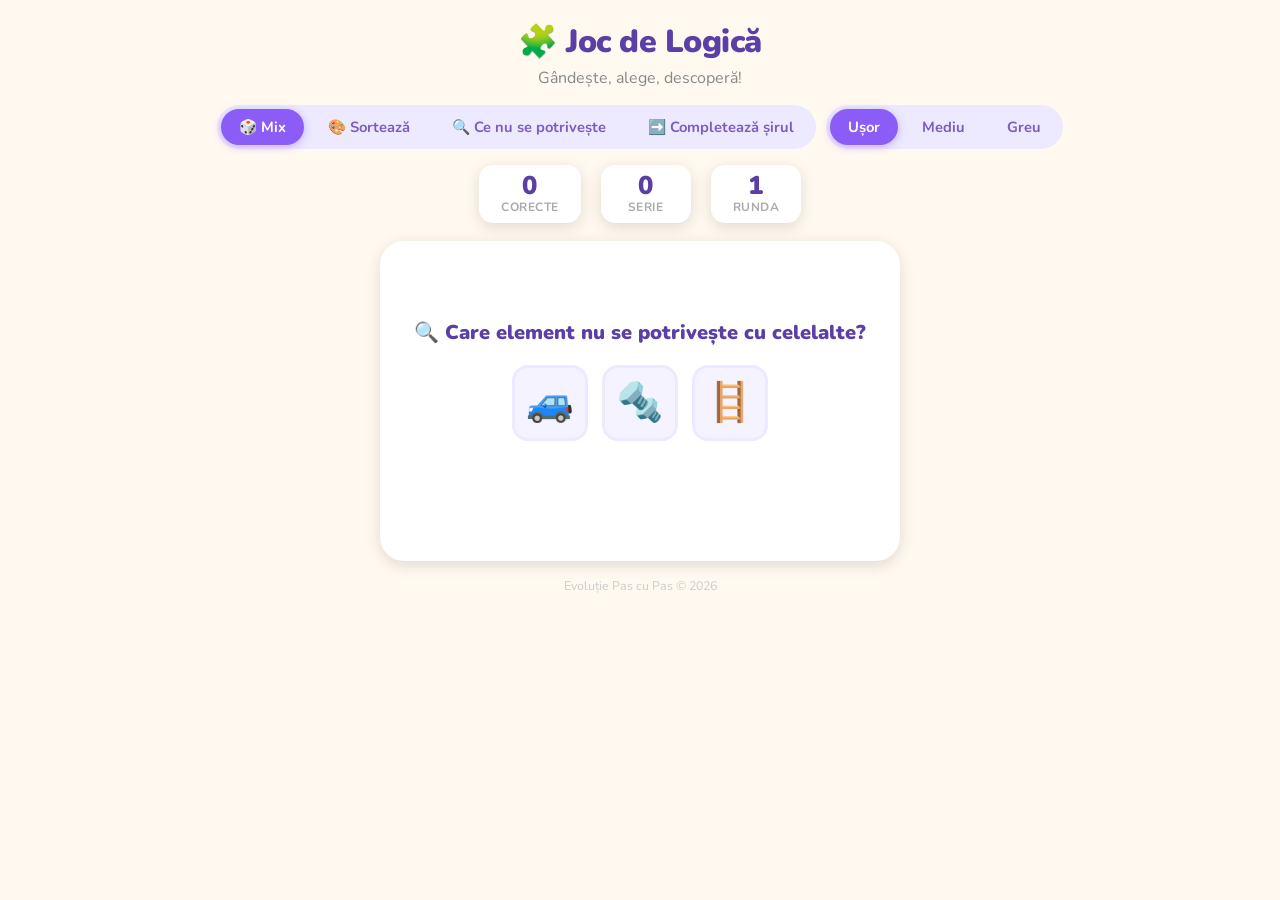
<file: jocuri/joc-logica-copii.html>
<!DOCTYPE html>
<html lang="ro">
<head>
<meta charset="UTF-8">
<meta name="viewport" content="width=device-width, initial-scale=1.0">
<title>Joc de Logică – Evoluție Pas cu Pas</title>
<style>
  @import url('https://fonts.googleapis.com/css2?family=Nunito:wght@400;700;900&display=swap');

  :root {
    --purple: #8B5CF6;
    --bg: #FFF9F0;
    --shadow: 0 4px 16px rgba(0,0,0,0.13);
  }

  * { box-sizing: border-box; margin: 0; padding: 0; }

  body {
    font-family: 'Nunito', sans-serif;
    background: var(--bg);
    min-height: 100vh;
    display: flex;
    flex-direction: column;
    align-items: center;
    padding: 20px 10px 40px;
  }

  header { text-align: center; margin-bottom: 16px; }
  header h1 { font-size: 2rem; font-weight: 900; color: #5B3FA6; letter-spacing: -0.5px; }
  header p { font-size: 1rem; color: #888; margin-top: 4px; }

  .controls {
    display: flex;
    flex-wrap: wrap;
    gap: 10px;
    justify-content: center;
    margin-bottom: 16px;
  }

  .btn-group { display: flex; gap: 6px; background: #EDE9FF; border-radius: 50px; padding: 4px; }

  .btn {
    border: none;
    padding: 8px 18px;
    border-radius: 50px;
    font-family: 'Nunito', sans-serif;
    font-weight: 700;
    font-size: 0.92rem;
    cursor: pointer;
    transition: all 0.2s;
    background: transparent;
    color: #7C5CBF;
  }

  .btn.active { background: var(--purple); color: white; box-shadow: 0 2px 8px rgba(139,92,246,0.4); }
  .btn:hover:not(.active) { background: #D9D1F7; }

  .stats { display: flex; gap: 20px; justify-content: center; margin-bottom: 18px; flex-wrap: wrap; }

  .stat { background: white; border-radius: 14px; padding: 8px 22px; text-align: center; box-shadow: var(--shadow); min-width: 90px; }
  .stat-val { font-size: 1.6rem; font-weight: 900; color: #5B3FA6; line-height: 1; }
  .stat-lbl { font-size: 0.75rem; color: #aaa; font-weight: 700; text-transform: uppercase; letter-spacing: 0.5px; }

  /* Game card */
  #game-card {
    background: white;
    border-radius: 24px;
    box-shadow: var(--shadow);
    padding: 28px 24px;
    max-width: 520px;
    width: 100%;
    text-align: center;
    min-height: 320px;
    display: flex;
    flex-direction: column;
    align-items: center;
    justify-content: center;
    gap: 18px;
  }

  #prompt {
    font-size: 1.25rem;
    font-weight: 900;
    color: #5B3FA6;
    line-height: 1.4;
  }

  #challenge-area {
    display: flex;
    flex-wrap: wrap;
    gap: 14px;
    justify-content: center;
    align-items: center;
  }

  .option {
    width: 76px;
    height: 76px;
    background: #F5F3FF;
    border: 3px solid #EDE9FF;
    border-radius: 16px;
    display: flex;
    align-items: center;
    justify-content: center;
    font-size: 2.4rem;
    cursor: pointer;
    transition: all 0.15s;
  }

  @media (max-width: 480px) {
    .option { width: 64px; height: 64px; font-size: 2rem; }
  }

  .option:hover { transform: scale(1.07); border-color: #C4B5FD; }

  .option.correct {
    background: #D1FAE5;
    border-color: #6DD97B;
    animation: pop 0.3s;
  }

  .option.wrong {
    background: #FFE0DC;
    border-color: #FF7F6B;
    animation: shake 0.3s;
  }

  @keyframes pop { 0% { transform: scale(1); } 50% { transform: scale(1.15); } 100% { transform: scale(1); } }
  @keyframes shake { 0%,100% { transform: translateX(0); } 25% { transform: translateX(-6px); } 75% { transform: translateX(6px); } }

  .sequence-item {
    width: 64px;
    height: 64px;
    background: #F5F3FF;
    border: 3px solid #EDE9FF;
    border-radius: 14px;
    display: flex;
    align-items: center;
    justify-content: center;
    font-size: 2rem;
  }

  .sequence-item.blank {
    background: #FFF3CD;
    border-color: #FFD84D;
    font-size: 1.6rem;
    color: #C9A100;
    font-weight: 900;
  }

  .arrow-sep { font-size: 1.4rem; color: #ccc; }

  #feedback {
    font-size: 1rem;
    font-weight: 700;
    min-height: 24px;
    color: #6DD97B;
  }

  #next-btn {
    background: var(--purple);
    color: white;
    border: none;
    padding: 10px 28px;
    border-radius: 50px;
    font-family: 'Nunito', sans-serif;
    font-weight: 900;
    font-size: 0.95rem;
    cursor: pointer;
    box-shadow: 0 4px 16px rgba(139,92,246,0.4);
    transition: transform 0.15s;
    display: none;
  }

  #next-btn.visible { display: inline-block; }
  #next-btn:hover { transform: scale(1.05); }

  .footer { font-size: 0.78rem; color: #ccc; margin-top: 16px; text-align: center; }
</style>
</head>
<body>

<header>
  <h1>🧩 Joc de Logică</h1>
  <p>Gândește, alege, descoperă!</p>
</header>

<div class="controls">
  <div class="btn-group" id="mode-btns">
    <button class="btn active" data-mode="mix">🎲 Mix</button>
    <button class="btn" data-mode="sort">🎨 Sortează</button>
    <button class="btn" data-mode="odd">🔍 Ce nu se potrivește</button>
    <button class="btn" data-mode="pattern">➡️ Completează șirul</button>
  </div>
  <div class="btn-group" id="diff-btns">
    <button class="btn active" data-diff="easy">Ușor</button>
    <button class="btn" data-diff="medium">Mediu</button>
    <button class="btn" data-diff="hard">Greu</button>
  </div>
</div>

<div class="stats">
  <div class="stat"><div class="stat-val" id="score-val">0</div><div class="stat-lbl">Corecte</div></div>
  <div class="stat"><div class="stat-val" id="streak-val">0</div><div class="stat-lbl">Serie</div></div>
  <div class="stat"><div class="stat-val" id="round-val">1</div><div class="stat-lbl">Runda</div></div>
</div>

<div id="game-card">
  <div id="prompt"></div>
  <div id="challenge-area"></div>
  <div id="feedback"></div>
  <button id="next-btn" onclick="nextRound()">Următor ➡️</button>
</div>

<div class="footer">Evoluție Pas cu Pas © 2026</div>

<script>
const SHAPES = ['🔴','🔵','🟢','🟡','🟣','🟠'];
const SHAPE_NAMES = {'🔴':'roșu','🔵':'albastru','🟢':'verde','🟡':'galben','🟣':'violet','🟠':'portocaliu'};
const FORM_SHAPES = ['⭐','⬛','🔶','⬤','🔺','⬢'];

const ANIMALS = ['🐶','🐱','🐰','🐻','🦁','🐸','🐵','🐷'];
const FRUITS = ['🍎','🍌','🍓','🍇','🍊','🍉','🍋','🥝'];
const VEHICLES = ['🚗','🚕','🚙','🚌','🚲','✈️','🚀','⛵'];
const TOOLS = ['🔨','🪛','🔧','🪚','🔩','🪜'];
const NUMBERS = ['1️⃣','2️⃣','3️⃣','4️⃣','5️⃣','6️⃣','7️⃣','8️⃣','9️⃣'];

let currentMode = 'mix';
let currentDiff = 'easy';
let score = 0;
let streak = 0;
let round = 1;
let answered = false;

function rand(arr) { return arr[Math.floor(Math.random() * arr.length)]; }
function shuffle(arr) { return [...arr].sort(() => Math.random() - 0.5); }
function sample(arr, n) { return shuffle(arr).slice(0, n); }

// --- GAME TYPE: SORT BY COLOR/SHAPE ---
function genSort() {
  const diffSize = { easy: 4, medium: 5, hard: 6 };
  const n = diffSize[currentDiff];
  const useColor = Math.random() < 0.5;
  const pool = useColor ? SHAPES : FORM_SHAPES;
  const targetCount = Math.min(n, pool.length);
  const chosen = sample(pool, targetCount);
  const target = chosen[0];

  // Build options: some matching target, some not
  let options = [];
  const matchCount = Math.floor(targetCount / 2) + 1;
  for (let i = 0; i < matchCount; i++) options.push(target);
  for (let i = 0; i < targetCount - matchCount; i++) {
    let other;
    do { other = rand(chosen); } while (other === target);
    options.push(other);
  }
  options = shuffle(options);

  const label = useColor ? `culoarea ${SHAPE_NAMES[target] || ''}` : 'această formă';

  return {
    prompt: `🎯 Apasă pe toate elementele cu ${label}: ${target}`,
    type: 'multi',
    options: options.map(o => ({ emoji: o, correct: o === target })),
  };
}

// --- GAME TYPE: ODD ONE OUT ---
function genOdd() {
  const diffSize = { easy: 3, medium: 4, hard: 5 };
  const n = diffSize[currentDiff];
  const groups = [ANIMALS, FRUITS, VEHICLES, TOOLS];
  const mainGroup = rand(groups);
  let otherGroup;
  do { otherGroup = rand(groups); } while (otherGroup === mainGroup);

  const items = sample(mainGroup, n - 1);
  const odd = rand(otherGroup);
  const options = shuffle([...items, odd]);

  return {
    prompt: `🔍 Care element nu se potrivește cu celelalte?`,
    type: 'single',
    options: options.map(o => ({ emoji: o, correct: o === odd })),
  };
}

// --- GAME TYPE: PATTERN COMPLETION ---
function genPattern() {
  const diffLen = { easy: 4, medium: 6, hard: 8 };
  const len = diffLen[currentDiff];
  const patternTypes = currentDiff === 'easy' ? ['ab'] : currentDiff === 'medium' ? ['ab', 'abc'] : ['ab', 'abc', 'aab'];
  const ptype = rand(patternTypes);
  const pool = Math.random() < 0.5 ? SHAPES : ANIMALS;
  const a = rand(pool);
  let b, c;
  do { b = rand(pool); } while (b === a);
  do { c = rand(pool); } while (c === a || c === b);

  let seq = [];
  if (ptype === 'ab') {
    for (let i = 0; i < len; i++) seq.push(i % 2 === 0 ? a : b);
  } else if (ptype === 'abc') {
    for (let i = 0; i < len; i++) seq.push([a, b, c][i % 3]);
  } else if (ptype === 'aab') {
    for (let i = 0; i < len; i++) seq.push([a, a, b][i % 3]);
  }

  const correctAnswer = seq[seq.length - 1];
  seq[seq.length - 1] = null; // blank to fill

  // generate wrong options
  const candidatesPool = pool.filter(x => x !== correctAnswer);
  const wrongs = sample(candidatesPool, 2);
  const options = shuffle([correctAnswer, ...wrongs]);

  return {
    prompt: `➡️ Ce vine în continuare în șir?`,
    type: 'pattern',
    sequence: seq,
    options: options.map(o => ({ emoji: o, correct: o === correctAnswer })),
  };
}

function generateChallenge() {
  let mode = currentMode;
  if (mode === 'mix') {
    mode = rand(['sort', 'odd', 'pattern']);
  }
  if (mode === 'sort') return genSort();
  if (mode === 'odd') return genOdd();
  return genPattern();
}

let challenge = null;

function renderChallenge() {
  challenge = generateChallenge();
  answered = false;
  document.getElementById('feedback').textContent = '';
  document.getElementById('next-btn').classList.remove('visible');
  document.getElementById('prompt').textContent = challenge.prompt;

  const area = document.getElementById('challenge-area');
  area.innerHTML = '';

  if (challenge.type === 'pattern') {
    challenge.sequence.forEach(item => {
      const div = document.createElement('div');
      if (item === null) {
        div.className = 'sequence-item blank';
        div.textContent = '?';
      } else {
        div.className = 'sequence-item';
        div.textContent = item;
      }
      area.appendChild(div);
    });
    const optWrap = document.createElement('div');
    optWrap.style.display = 'flex';
    optWrap.style.gap = '14px';
    optWrap.style.flexWrap = 'wrap';
    optWrap.style.justifyContent = 'center';
    optWrap.style.width = '100%';
    optWrap.style.marginTop = '8px';
    challenge.options.forEach(opt => {
      const div = document.createElement('div');
      div.className = 'option';
      div.textContent = opt.emoji;
      div.addEventListener('click', () => onAnswer(div, opt, false));
      optWrap.appendChild(div);
    });
    area.appendChild(optWrap);
    return;
  }

  // single or multi
  challenge.options.forEach(opt => {
    const div = document.createElement('div');
    div.className = 'option';
    div.textContent = opt.emoji;
    div.addEventListener('click', () => onAnswer(div, opt, challenge.type === 'multi'));
    area.appendChild(div);
  });
}

function onAnswer(el, opt, isMulti) {
  if (answered && !isMulti) return;
  if (isMulti) {
    if (el.classList.contains('correct') || el.classList.contains('wrong')) return;
    if (opt.correct) {
      el.classList.add('correct');
      checkMultiDone();
    } else {
      el.classList.add('wrong');
      finishRound(false);
    }
  } else {
    answered = true;
    if (opt.correct) {
      el.classList.add('correct');
      finishRound(true);
    } else {
      el.classList.add('wrong');
      // highlight correct
      document.querySelectorAll('.option').forEach(o => {
        const matchOpt = challenge.options.find(c => c.emoji === o.textContent);
        if (matchOpt && matchOpt.correct) o.classList.add('correct');
      });
      finishRound(false);
    }
  }
}

function checkMultiDone() {
  const correctTotal = challenge.options.filter(o => o.correct).length;
  const correctClicked = document.querySelectorAll('.option.correct').length;
  if (correctClicked === correctTotal) {
    finishRound(true);
  }
}

function finishRound(success) {
  answered = true;
  document.querySelectorAll('.option').forEach(o => o.style.pointerEvents = 'none');
  const fb = document.getElementById('feedback');
  if (success) {
    score++;
    streak++;
    const msgs = ['Bravo! 🎉', 'Super! ⭐', 'Excelent! 🌟', 'Perfect! 👏', 'Foarte bine! 🥳'];
    fb.textContent = rand(msgs);
    fb.style.color = '#6DD97B';
  } else {
    streak = 0;
    fb.textContent = 'Mai încearcă! 💪';
    fb.style.color = '#FF7F6B';
  }
  document.getElementById('score-val').textContent = score;
  document.getElementById('streak-val').textContent = streak;
  document.getElementById('next-btn').classList.add('visible');
}

function nextRound() {
  round++;
  document.getElementById('round-val').textContent = round;
  renderChallenge();
}

// Mode buttons
document.getElementById('mode-btns').querySelectorAll('.btn').forEach(btn => {
  btn.addEventListener('click', () => {
    document.querySelectorAll('#mode-btns .btn').forEach(b => b.classList.remove('active'));
    btn.classList.add('active');
    currentMode = btn.dataset.mode;
    renderChallenge();
  });
});

// Difficulty buttons
document.getElementById('diff-btns').querySelectorAll('.btn').forEach(btn => {
  btn.addEventListener('click', () => {
    document.querySelectorAll('#diff-btns .btn').forEach(b => b.classList.remove('active'));
    btn.classList.add('active');
    currentDiff = btn.dataset.diff;
    renderChallenge();
  });
});

renderChallenge();
</script>
</body>
</html>
</file>
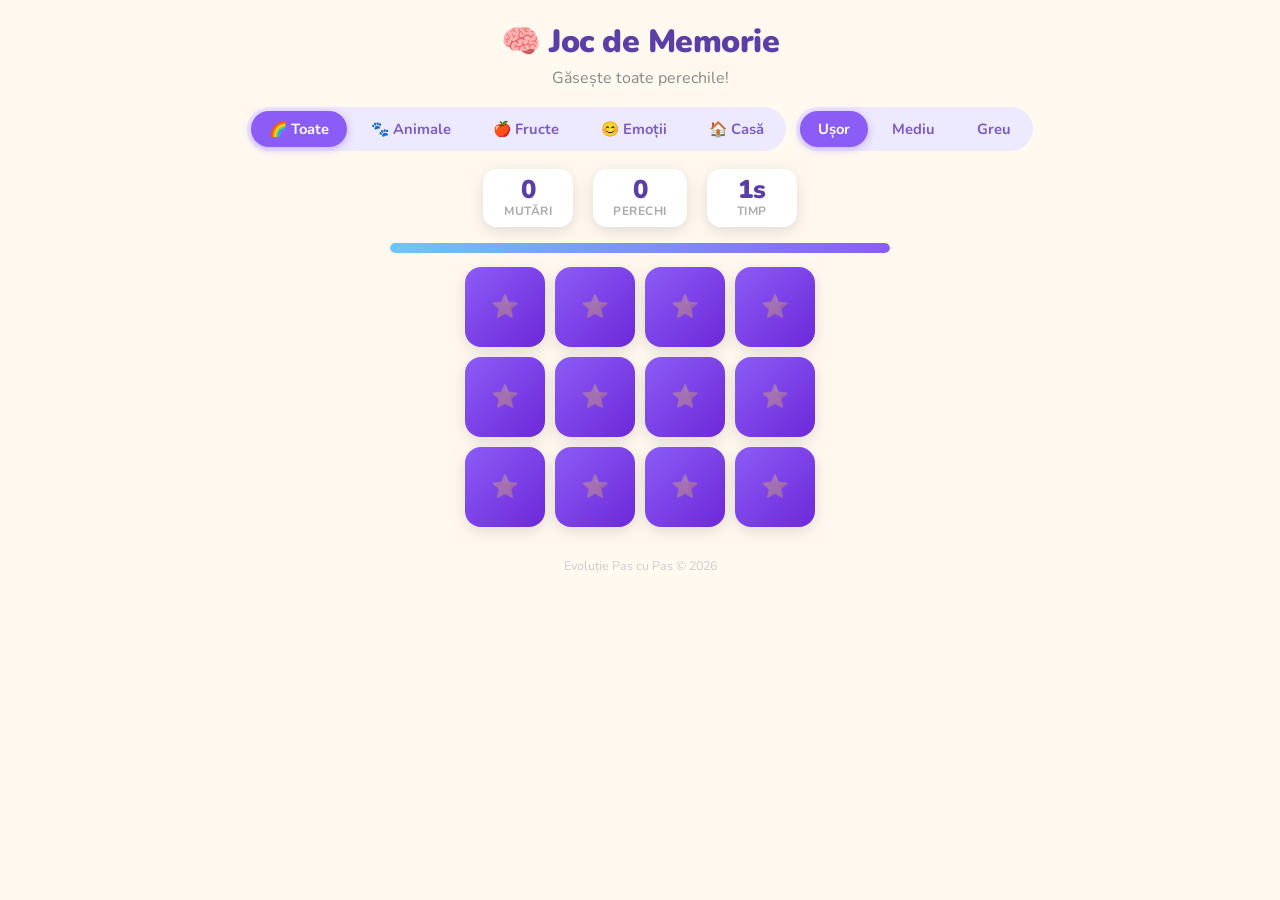
<file: jocuri/joc-memorie-copii.html>
<!DOCTYPE html>
<html lang="ro">
<head>
<meta charset="UTF-8">
<meta name="viewport" content="width=device-width, initial-scale=1.0">
<title>Joc de Memorie – Evoluție Pas cu Pas</title>
<style>
  @import url('https://fonts.googleapis.com/css2?family=Nunito:wght@400;700;900&display=swap');

  :root {
    --sky: #6EC6F5;
    --sun: #FFD84D;
    --grass: #6DD97B;
    --coral: #FF7F6B;
    --purple: #B47FE3;
    --bg: #FFF9F0;
    --card-back: #8B5CF6;
    --card-radius: 16px;
    --shadow: 0 4px 16px rgba(0,0,0,0.13);
  }

  * { box-sizing: border-box; margin: 0; padding: 0; }

  body {
    font-family: 'Nunito', sans-serif;
    background: var(--bg);
    min-height: 100vh;
    display: flex;
    flex-direction: column;
    align-items: center;
    padding: 20px 10px 40px;
  }

  header {
    text-align: center;
    margin-bottom: 18px;
  }

  header h1 {
    font-size: 2rem;
    font-weight: 900;
    color: #5B3FA6;
    letter-spacing: -0.5px;
  }

  header p {
    font-size: 1rem;
    color: #888;
    margin-top: 4px;
  }

  /* Controls */
  .controls {
    display: flex;
    flex-wrap: wrap;
    gap: 10px;
    justify-content: center;
    margin-bottom: 18px;
  }

  .btn-group {
    display: flex;
    gap: 6px;
    background: #EDE9FF;
    border-radius: 50px;
    padding: 4px;
  }

  .btn {
    border: none;
    padding: 8px 18px;
    border-radius: 50px;
    font-family: 'Nunito', sans-serif;
    font-weight: 700;
    font-size: 0.92rem;
    cursor: pointer;
    transition: all 0.2s;
    background: transparent;
    color: #7C5CBF;
  }

  .btn.active {
    background: var(--card-back);
    color: white;
    box-shadow: 0 2px 8px rgba(139,92,246,0.4);
  }

  .btn:hover:not(.active) { background: #D9D1F7; }

  /* Stats */
  .stats {
    display: flex;
    gap: 20px;
    justify-content: center;
    margin-bottom: 16px;
    flex-wrap: wrap;
  }

  .stat {
    background: white;
    border-radius: 14px;
    padding: 8px 20px;
    text-align: center;
    box-shadow: var(--shadow);
    min-width: 90px;
  }

  .stat-val {
    font-size: 1.6rem;
    font-weight: 900;
    color: #5B3FA6;
    line-height: 1;
  }

  .stat-lbl {
    font-size: 0.75rem;
    color: #aaa;
    font-weight: 700;
    text-transform: uppercase;
    letter-spacing: 0.5px;
  }

  /* Grid */
  #grid {
    display: grid;
    gap: 10px;
    justify-content: center;
    margin-bottom: 20px;
  }

  /* Card */
  .card {
    width: 80px;
    height: 80px;
    perspective: 600px;
    cursor: pointer;
  }

  @media (max-width: 480px) {
    .card { width: 62px; height: 62px; }
  }

  .card-inner {
    width: 100%;
    height: 100%;
    position: relative;
    transform-style: preserve-3d;
    transition: transform 0.45s cubic-bezier(.4,0,.2,1);
    border-radius: var(--card-radius);
  }

  .card.flipped .card-inner { transform: rotateY(180deg); }
  .card.matched .card-inner { transform: rotateY(180deg); }

  .card-face {
    position: absolute;
    width: 100%;
    height: 100%;
    backface-visibility: hidden;
    border-radius: var(--card-radius);
    display: flex;
    align-items: center;
    justify-content: center;
    box-shadow: var(--shadow);
  }

  .card-back {
    background: linear-gradient(135deg, #8B5CF6 0%, #6D28D9 100%);
    font-size: 2rem;
  }

  .card-back::after {
    content: '⭐';
    opacity: 0.3;
    font-size: 1.4rem;
  }

  .card-front {
    background: white;
    transform: rotateY(180deg);
    font-size: 2.4rem;
    border: 3px solid #EDE9FF;
    flex-direction: column;
    gap: 2px;
  }

  @media (max-width: 480px) {
    .card-front { font-size: 1.8rem; }
  }

  .card-front small {
    font-size: 0.52rem;
    color: #999;
    font-weight: 700;
    text-transform: uppercase;
    letter-spacing: 0.3px;
    text-align: center;
    padding: 0 4px;
    line-height: 1.2;
  }

  .card.matched .card-face.card-front {
    background: linear-gradient(135deg, #D1FAE5 0%, #A7F3D0 100%);
    border-color: #6DD97B;
  }

  /* Win screen */
  #win-screen {
    display: none;
    flex-direction: column;
    align-items: center;
    gap: 14px;
    background: white;
    border-radius: 24px;
    padding: 36px 32px;
    box-shadow: var(--shadow);
    text-align: center;
    max-width: 340px;
    width: 100%;
  }

  #win-screen.visible { display: flex; }

  #win-screen h2 {
    font-size: 2rem;
    font-weight: 900;
    color: #5B3FA6;
  }

  #win-screen p {
    font-size: 1rem;
    color: #666;
  }

  #win-screen .big-emoji { font-size: 4rem; }

  #restart-btn {
    background: var(--card-back);
    color: white;
    border: none;
    padding: 12px 32px;
    border-radius: 50px;
    font-family: 'Nunito', sans-serif;
    font-weight: 900;
    font-size: 1rem;
    cursor: pointer;
    box-shadow: 0 4px 16px rgba(139,92,246,0.4);
    transition: transform 0.15s;
  }

  #restart-btn:hover { transform: scale(1.05); }

  /* Timer bar */
  #timer-bar-wrap {
    width: min(500px, 94vw);
    height: 10px;
    background: #EDE9FF;
    border-radius: 10px;
    margin-bottom: 14px;
    overflow: hidden;
  }

  #timer-bar {
    height: 100%;
    background: linear-gradient(90deg, #6EC6F5, #8B5CF6);
    border-radius: 10px;
    transition: width 1s linear;
    width: 100%;
  }

  .footer {
    font-size: 0.78rem;
    color: #ccc;
    margin-top: 10px;
    text-align: center;
  }
</style>
</head>
<body>

<header>
  <h1>🧠 Joc de Memorie</h1>
  <p>Găsește toate perechile!</p>
</header>

<div class="controls">
  <div class="btn-group" id="theme-btns">
    <button class="btn active" data-theme="all">🌈 Toate</button>
    <button class="btn" data-theme="animals">🐾 Animale</button>
    <button class="btn" data-theme="fruits">🍎 Fructe</button>
    <button class="btn" data-theme="emotions">😊 Emoții</button>
    <button class="btn" data-theme="home">🏠 Casă</button>
  </div>
  <div class="btn-group" id="diff-btns">
    <button class="btn active" data-diff="easy">Ușor</button>
    <button class="btn" data-diff="medium">Mediu</button>
    <button class="btn" data-diff="hard">Greu</button>
  </div>
</div>

<div class="stats">
  <div class="stat"><div class="stat-val" id="moves-val">0</div><div class="stat-lbl">Mutări</div></div>
  <div class="stat"><div class="stat-val" id="pairs-val">0</div><div class="stat-lbl">Perechi</div></div>
  <div class="stat"><div class="stat-val" id="time-val">0s</div><div class="stat-lbl">Timp</div></div>
</div>

<div id="timer-bar-wrap"><div id="timer-bar"></div></div>

<div id="grid"></div>

<div id="win-screen">
  <div class="big-emoji">🎉</div>
  <h2>Felicitări!</h2>
  <p id="win-msg">Ai găsit toate perechile!</p>
  <button id="restart-btn" onclick="restartGame()">🔄 Joacă din nou</button>
</div>

<div class="footer">Evoluție Pas cu Pas © 2026</div>

<script>
const THEMES = {
  animals:   [['🐶','Câine'],['🐱','Pisică'],['🐸','Broaște'],['🦊','Vulpe'],['🐮','Vacă'],['🐧','Pinguin'],['🦁','Leu'],['🐘','Elefant'],['🦋','Fluture'],['🐢','Broasc. ț.']],
  fruits:    [['🍎','Măr'],['🍌','Banană'],['🍓','Căpșună'],['🍇','Struguri'],['🍊','Portocală'],['🍉','Pepene'],['🍋','Lămâie'],['🥝','Kiwi'],['🍒','Cireașă'],['🥦','Broccoli']],
  emotions:  [['😊','Fericit'],['😢','Trist'],['😠','Supărat'],['😨','Speriat'],['😴','Somnoros'],['🤩','Uimit'],['🥰','Iubitor'],['😎','Cool'],['🤔','Gânditor'],['😂','Vesel']],
  home:      [['🛁','Cadă'],['🛏️','Pat'],['🪑','Scaun'],['📺','TV'],['📚','Cărți'],['🍳','Tigaie'],['🧸','Urs de pluș'],['🪴','Plantă'],['🕯️','Lumânare'],['🧺','Coș']]
};

const DIFFICULTY = {
  easy:   { pairs: 6,  cols: 4, timeLimit: 0 },
  medium: { pairs: 10, cols: 5, timeLimit: 0 },
  hard:   { pairs: 16, cols: 6, timeLimit: 0 }
};

let currentTheme = 'all';
let currentDiff = 'easy';
let flipped = [];
let matched = 0;
let moves = 0;
let locked = false;
let timerInterval = null;
let elapsed = 0;
let totalPairs = 0;

function getCards(theme, pairCount) {
  let pool = [];
  if (theme === 'all') {
    Object.values(THEMES).forEach(arr => pool.push(...arr));
  } else {
    pool = [...THEMES[theme]];
  }
  // shuffle pool
  pool = pool.sort(() => Math.random() - 0.5);
  const selected = pool.slice(0, pairCount);
  const cards = [...selected, ...selected].sort(() => Math.random() - 0.5);
  return cards;
}

function buildGrid(cards, cols) {
  const grid = document.getElementById('grid');
  grid.innerHTML = '';
  grid.style.gridTemplateColumns = `repeat(${cols}, auto)`;
  cards.forEach(([emoji, label], i) => {
    const card = document.createElement('div');
    card.className = 'card';
    card.dataset.emoji = emoji;
    card.dataset.index = i;
    card.innerHTML = `
      <div class="card-inner">
        <div class="card-face card-back"></div>
        <div class="card-face card-front">${emoji}<small>${label}</small></div>
      </div>`;
    card.addEventListener('click', () => onCardClick(card));
    grid.appendChild(card);
  });
}

function onCardClick(card) {
  if (locked || card.classList.contains('flipped') || card.classList.contains('matched')) return;
  if (flipped.length === 2) return;

  card.classList.add('flipped');
  flipped.push(card);

  if (flipped.length === 2) {
    moves++;
    document.getElementById('moves-val').textContent = moves;
    locked = true;
    const [a, b] = flipped;
    if (a.dataset.emoji === b.dataset.emoji) {
      a.classList.add('matched');
      b.classList.add('matched');
      matched++;
      document.getElementById('pairs-val').textContent = matched;
      flipped = [];
      locked = false;
      if (matched === totalPairs) showWin();
    } else {
      setTimeout(() => {
        a.classList.remove('flipped');
        b.classList.remove('flipped');
        flipped = [];
        locked = false;
      }, 900);
    }
  }
}

function startTimer() {
  clearInterval(timerInterval);
  elapsed = 0;
  timerInterval = setInterval(() => {
    elapsed++;
    document.getElementById('time-val').textContent = elapsed + 's';
  }, 1000);
}

function showWin() {
  clearInterval(timerInterval);
  const grid = document.getElementById('grid');
  grid.style.display = 'none';
  const win = document.getElementById('win-screen');
  win.classList.add('visible');
  const stars = moves <= totalPairs + 2 ? '⭐⭐⭐' : moves <= totalPairs + 6 ? '⭐⭐' : '⭐';
  document.getElementById('win-msg').textContent =
    `${moves} mutări · ${elapsed}s · ${stars}`;
}

function startGame() {
  const diff = DIFFICULTY[currentDiff];
  totalPairs = diff.pairs;
  matched = 0;
  moves = 0;
  flipped = [];
  locked = false;
  document.getElementById('moves-val').textContent = '0';
  document.getElementById('pairs-val').textContent = '0';
  document.getElementById('time-val').textContent = '0s';
  document.getElementById('win-screen').classList.remove('visible');
  document.getElementById('grid').style.display = 'grid';
  const cards = getCards(currentTheme, totalPairs);
  buildGrid(cards, diff.cols);
  startTimer();
}

function restartGame() { startGame(); }

// Theme buttons
document.getElementById('theme-btns').querySelectorAll('.btn').forEach(btn => {
  btn.addEventListener('click', () => {
    document.querySelectorAll('#theme-btns .btn').forEach(b => b.classList.remove('active'));
    btn.classList.add('active');
    currentTheme = btn.dataset.theme;
    startGame();
  });
});

// Difficulty buttons
document.getElementById('diff-btns').querySelectorAll('.btn').forEach(btn => {
  btn.addEventListener('click', () => {
    document.querySelectorAll('#diff-btns .btn').forEach(b => b.classList.remove('active'));
    btn.classList.add('active');
    currentDiff = btn.dataset.diff;
    startGame();
  });
});

startGame();
</script>
</body>
</html>
</file>
